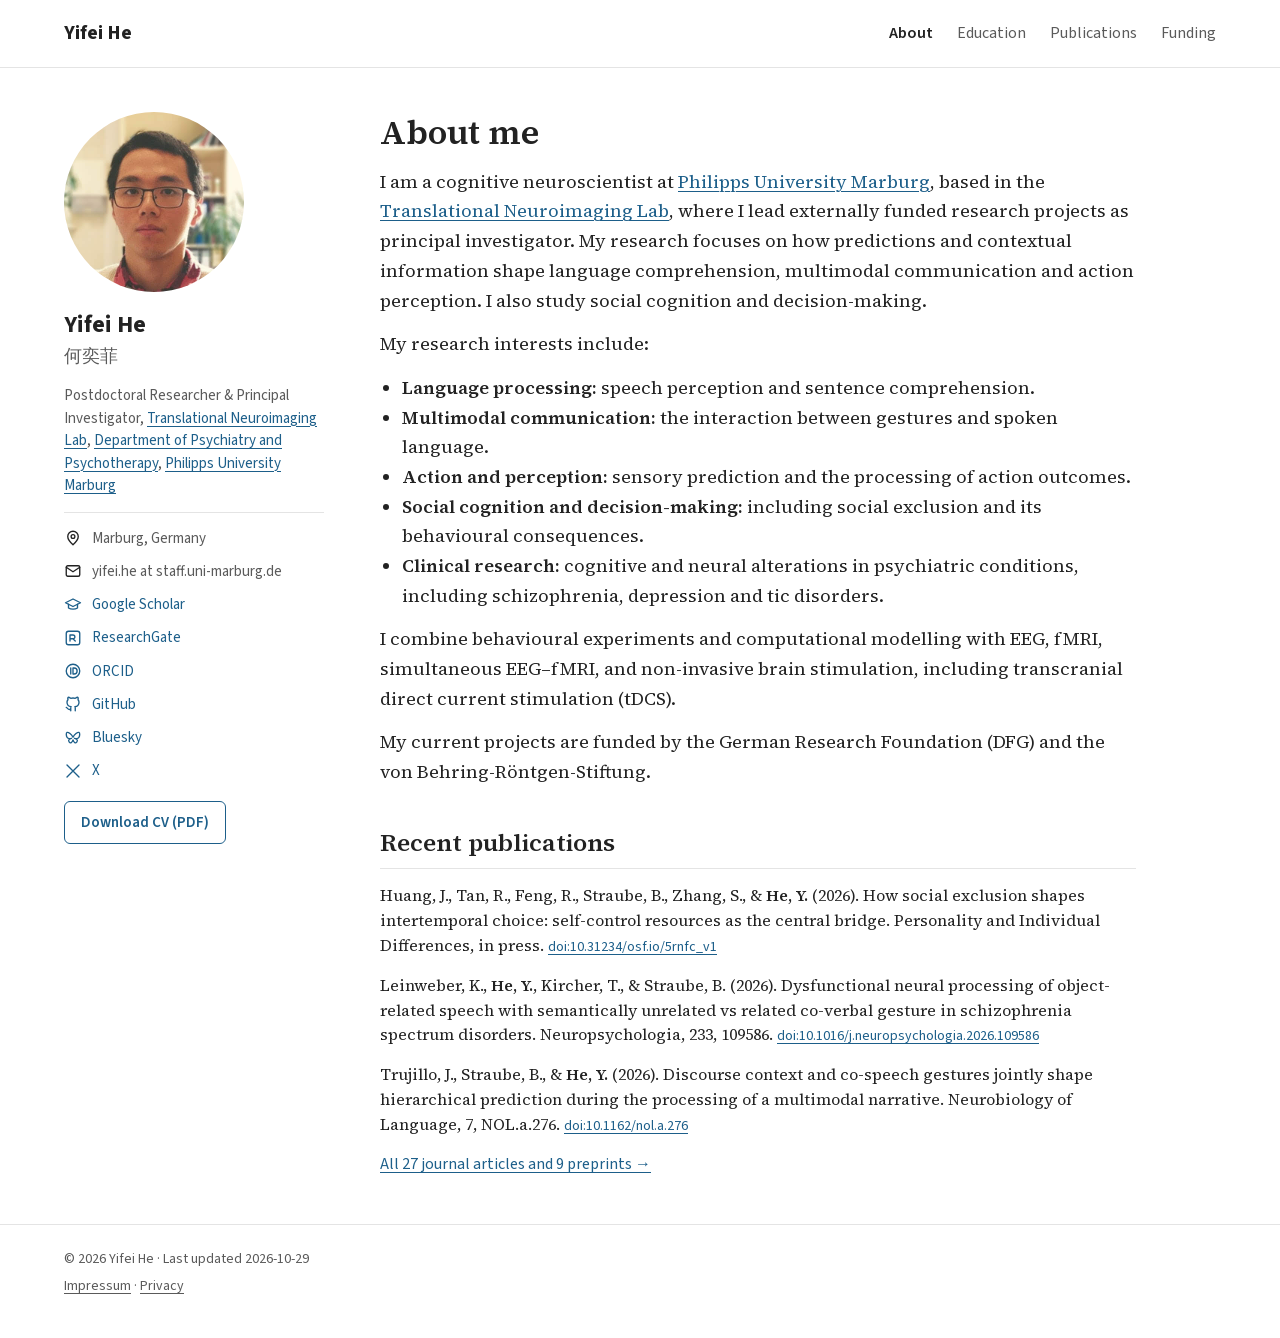
<file: index.html>
<!doctype html>
<html lang="en">
<head>
<meta charset="utf-8">
<meta name="viewport" content="width=device-width, initial-scale=1">
<title>Yifei He</title>
<meta name="description" content="Yifei He is a cognitive neuroscientist and principal investigator of externally funded projects at Philipps University Marburg, studying language, gesture, action perception and social cognition with EEG, fMRI, computational modelling and tDCS.">
<meta property="og:title" content="Yifei He">
<meta property="og:description" content="Yifei He is a cognitive neuroscientist and principal investigator of externally funded projects at Philipps University Marburg, studying language, gesture, action perception and social cognition with EEG, fMRI, computational modelling and tDCS.">
<meta property="og:type" content="website">
<link rel="stylesheet" href="fonts.css">
<link rel="stylesheet" href="style.css">
<link rel="icon" href="data:,">
</head>
<body>
<a class="skip" href="#main">Skip to content</a>
<header class="topbar">
  <a class="brand" href="index.html">Yifei He</a>
  <nav aria-label="Main">
    <a href="index.html" aria-current="page">About</a><a href="education.html">Education</a><a href="publications.html">Publications</a><a href="funding.html">Funding</a>
  </nav>
</header>
<div class="layout">
  <aside class="profile" aria-label="Profile">
    <img class="photo" src="profile.jpg" alt="Portrait of Yifei He" width="180" height="180">
    <div class="who">
      <p class="name">Yifei He</p>
      <p class="name-zh" lang="zh-Hans">何奕菲</p>
    </div>
    <p class="role">Postdoctoral Researcher &amp; Principal Investigator, <a href="https://tnm-lab.com/">Translational Neuroimaging Lab</a>, <a href="https://www.ukgm.de/ugm_2/deu/umr_psy/index.html">Department of Psychiatry and Psychotherapy</a>, <a href="https://www.uni-marburg.de/">Philipps University Marburg</a></p>
    <ul class="contact">
      <li><svg fill="none" stroke="currentColor" stroke-width="1.8" stroke-linecap="round" stroke-linejoin="round" aria-hidden="true" viewBox="0 0 24 24"><path d="M12 21s-7-6.2-7-11a7 7 0 0 1 14 0c0 4.8-7 11-7 11z"/><circle cx="12" cy="10" r="2.5"/></svg><span>Marburg, Germany</span></li>
      <li><svg fill="none" stroke="currentColor" stroke-width="1.8" stroke-linecap="round" stroke-linejoin="round" aria-hidden="true" viewBox="0 0 24 24"><rect x="3" y="5" width="18" height="14" rx="2"/><path d="M3 7l9 6 9-6"/></svg><span>yifei.he at staff.uni-marburg.de</span></li>
      <li><a href="https://scholar.google.com/citations?user=Pk7NVdcAAAAJ" rel="me noopener"><svg fill="none" stroke="currentColor" stroke-width="1.8" stroke-linecap="round" stroke-linejoin="round" aria-hidden="true" viewBox="0 0 24 24"><path d="M2 9l10-5 10 5-10 5z"/><path d="M6 11v5c3 2 9 2 12 0v-5"/></svg><span>Google Scholar</span></a></li>
      <li><a href="https://www.researchgate.net/profile/Yifei_He2" rel="me noopener"><svg fill="none" stroke="currentColor" stroke-width="1.8" stroke-linecap="round" stroke-linejoin="round" aria-hidden="true" viewBox="0 0 24 24"><rect x="3" y="3" width="18" height="18" rx="3"/><path d="M8 16V8h4a2.5 2.5 0 0 1 0 5H8m4 0l3 3"/></svg><span>ResearchGate</span></a></li>
      <li><a href="https://orcid.org/0000-0002-2826-4230" rel="me noopener"><svg fill="none" stroke="currentColor" stroke-width="1.8" stroke-linecap="round" stroke-linejoin="round" aria-hidden="true" viewBox="0 0 24 24"><circle cx="12" cy="12" r="9"/><path d="M9 8v8M12 8h1.5a4 4 0 0 1 0 8H12z"/></svg><span>ORCID</span></a></li>
      <li><a href="https://github.com/heyifei1984" rel="me noopener"><svg fill="none" stroke="currentColor" stroke-width="1.8" stroke-linecap="round" stroke-linejoin="round" aria-hidden="true" viewBox="0 0 24 24"><path d="M9 19c-4 1.5-4-2-6-2.5M15 21v-3.5c0-1 .1-1.4-.5-2 2.8-.3 5.5-1.4 5.5-6a4.6 4.6 0 0 0-1.3-3.2 4.2 4.2 0 0 0-.1-3.2s-1.1-.3-3.5 1.3a12 12 0 0 0-6.2 0C6.5 2.8 5.4 3.1 5.4 3.1a4.2 4.2 0 0 0-.1 3.2A4.6 4.6 0 0 0 4 9.5c0 4.6 2.7 5.7 5.5 6-.6.6-.6 1.2-.5 2V21"/></svg><span>GitHub</span></a></li>
      <li><a href="https://bsky.app/profile/yifeihe.bsky.social" rel="me noopener"><svg fill="none" stroke="currentColor" stroke-width="1.8" stroke-linecap="round" stroke-linejoin="round" aria-hidden="true" viewBox="0 0 24 24"><path d="M12 11C10 7 6 4 4 4.5 2.5 5 3 9 4 11s4 2 6 1.5C7 13 5 15 7 17.5s4 0 5-3c1 3 3 5.5 5 3s0-4.5-3-5c2 .5 5 .5 6-1.5s1.5-6 0-6.5C18 4 14 7 12 11z"/></svg><span>Bluesky</span></a></li>
      <li><a href="https://x.com/Yifei_He_CogNeu" rel="me noopener"><svg fill="none" stroke="currentColor" stroke-width="1.8" stroke-linecap="round" stroke-linejoin="round" aria-hidden="true" viewBox="0 0 24 24"><path d="M4 4l16 16M20 4L4 20"/></svg><span>X</span></a></li>
      
    </ul>
    <a class="cv-button" href="Yifei_He_CV.pdf" data-goatcounter-click="CV download" data-goatcounter-title="CV download">Download CV (PDF)</a>
  </aside>
  <main id="main">

<section>
  <h1>About me</h1>
  <p>I am a cognitive neuroscientist at <a href="https://www.uni-marburg.de/">Philipps University Marburg</a>, based in the <a href="https://tnm-lab.com/">Translational Neuroimaging Lab</a>, where I lead externally funded research projects as principal investigator. My research focuses on how predictions and contextual information shape language comprehension, multimodal communication and action perception. I also study social cognition and decision-making.</p>
  <p>My research interests include:</p>
  <ul class="topics">
    <li><strong>Language processing:</strong> speech perception and sentence comprehension.</li>
    <li><strong>Multimodal communication:</strong> the interaction between gestures and spoken language.</li>
    <li><strong>Action and perception:</strong> sensory prediction and the processing of action outcomes.</li>
    <li><strong>Social cognition and decision-making:</strong> including social exclusion and its behavioural consequences.</li>
    <li><strong>Clinical research:</strong> cognitive and neural alterations in psychiatric conditions, including schizophrenia, depression and tic disorders.</li>
    
  </ul>
  <p>I combine behavioural experiments and computational modelling with EEG, fMRI, simultaneous EEG–fMRI, and non-invasive brain stimulation, including transcranial direct current stimulation (tDCS).</p>
  <p>My current projects are funded by the German Research Foundation (DFG) and the von Behring-Röntgen-Stiftung.</p>
</section>
<section>
  <h2>Recent publications</h2>
  
  <p class="pub">Huang, J., Tan, R., Feng, R., Straube, B., Zhang, S., &amp; <strong>He, Y.</strong> (2026). How social exclusion shapes intertemporal choice: self-control resources as the central bridge. Personality and Individual Differences, in press. <a class="doi" href="https://doi.org/10.31234/osf.io/5rnfc_v1">doi:10.31234/osf.io/5rnfc_v1</a></p>
<p class="pub">Leinweber, K., <strong>He, Y.</strong>, Kircher, T., &amp; Straube, B. (2026). Dysfunctional neural processing of object-related speech with semantically unrelated vs related co-verbal gesture in schizophrenia spectrum disorders. Neuropsychologia, 233, 109586. <a class="doi" href="https://doi.org/10.1016/j.neuropsychologia.2026.109586">doi:10.1016/j.neuropsychologia.2026.109586</a></p>
<p class="pub">Trujillo, J., Straube, B., &amp; <strong>He, Y.</strong> (2026). Discourse context and co-speech gestures jointly shape hierarchical prediction during the processing of a multimodal narrative. Neurobiology of Language, 7, NOL.a.276. <a class="doi" href="https://doi.org/10.1162/nol.a.276">doi:10.1162/nol.a.276</a></p>

  <p class="more"><a href="publications.html">All 27 journal articles and 9 preprints →</a></p>
</section>

  </main>
</div>
<footer class="foot">
  <p>© 2026 Yifei He · Last updated 2026-10-29</p>
  <p class="legal"><a href="impressum.html">Impressum</a> · <a href="privacy.html">Privacy</a></p>
</footer>
<script data-goatcounter="https://heyifei1984.goatcounter.com/count" async src="//gc.zgo.at/count.js"></script>
</body>
</html>
</file>
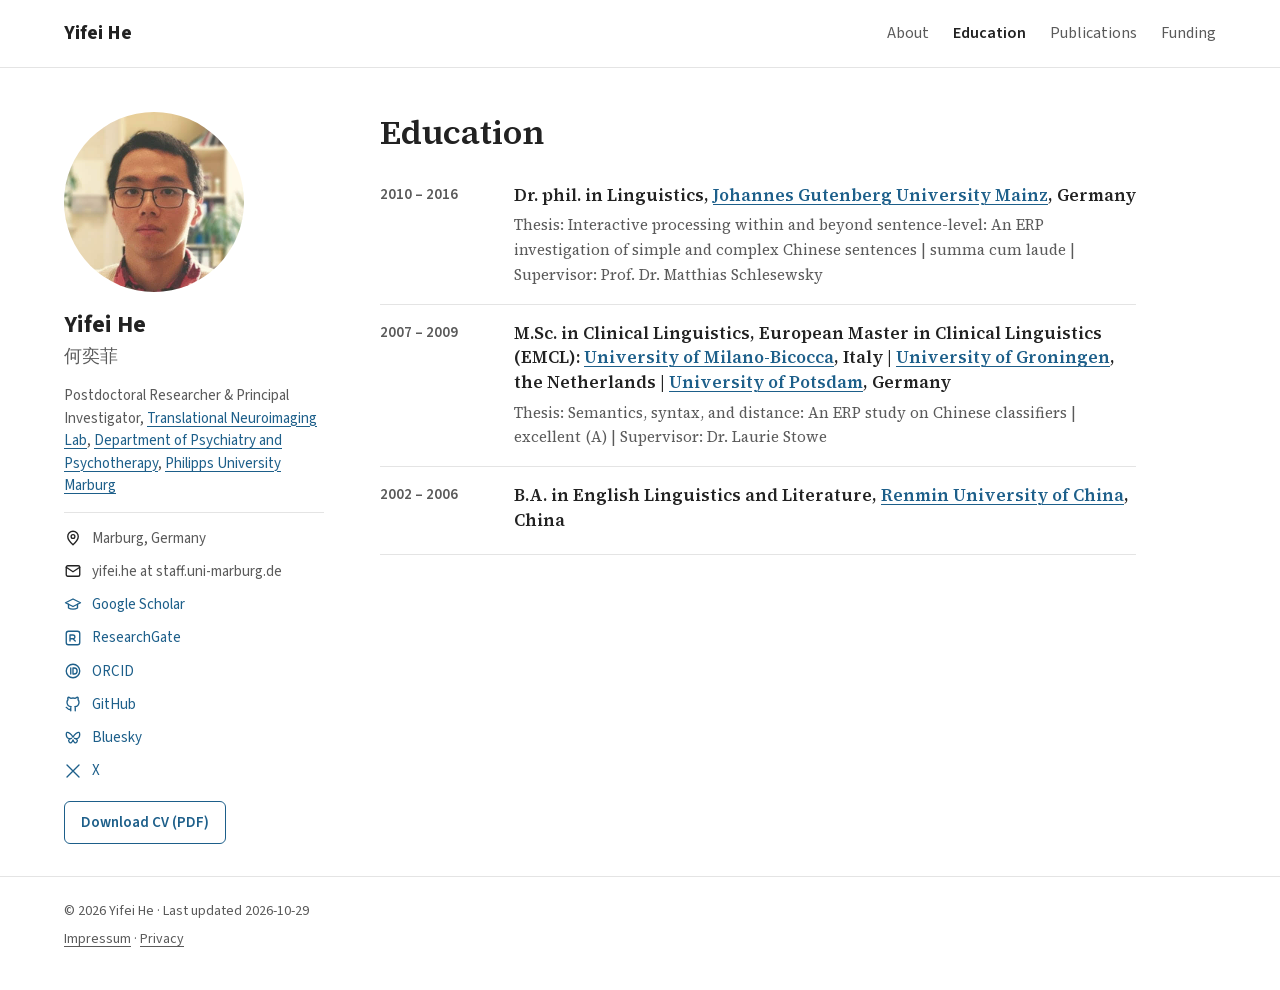
<file: education.html>
<!doctype html>
<html lang="en">
<head>
<meta charset="utf-8">
<meta name="viewport" content="width=device-width, initial-scale=1">
<title>Education · Yifei He</title>
<meta name="description" content="Yifei He is a cognitive neuroscientist and principal investigator of externally funded projects at Philipps University Marburg, studying language, gesture, action perception and social cognition with EEG, fMRI, computational modelling and tDCS.">
<meta property="og:title" content="Yifei He · Education">
<meta property="og:description" content="Yifei He is a cognitive neuroscientist and principal investigator of externally funded projects at Philipps University Marburg, studying language, gesture, action perception and social cognition with EEG, fMRI, computational modelling and tDCS.">
<meta property="og:type" content="website">
<link rel="stylesheet" href="fonts.css">
<link rel="stylesheet" href="style.css">
<link rel="icon" href="data:,">
</head>
<body>
<a class="skip" href="#main">Skip to content</a>
<header class="topbar">
  <a class="brand" href="index.html">Yifei He</a>
  <nav aria-label="Main">
    <a href="index.html">About</a><a href="education.html" aria-current="page">Education</a><a href="publications.html">Publications</a><a href="funding.html">Funding</a>
  </nav>
</header>
<div class="layout">
  <aside class="profile" aria-label="Profile">
    <img class="photo" src="profile.jpg" alt="Portrait of Yifei He" width="180" height="180">
    <div class="who">
      <p class="name">Yifei He</p>
      <p class="name-zh" lang="zh-Hans">何奕菲</p>
    </div>
    <p class="role">Postdoctoral Researcher &amp; Principal Investigator, <a href="https://tnm-lab.com/">Translational Neuroimaging Lab</a>, <a href="https://www.ukgm.de/ugm_2/deu/umr_psy/index.html">Department of Psychiatry and Psychotherapy</a>, <a href="https://www.uni-marburg.de/">Philipps University Marburg</a></p>
    <ul class="contact">
      <li><svg fill="none" stroke="currentColor" stroke-width="1.8" stroke-linecap="round" stroke-linejoin="round" aria-hidden="true" viewBox="0 0 24 24"><path d="M12 21s-7-6.2-7-11a7 7 0 0 1 14 0c0 4.8-7 11-7 11z"/><circle cx="12" cy="10" r="2.5"/></svg><span>Marburg, Germany</span></li>
      <li><svg fill="none" stroke="currentColor" stroke-width="1.8" stroke-linecap="round" stroke-linejoin="round" aria-hidden="true" viewBox="0 0 24 24"><rect x="3" y="5" width="18" height="14" rx="2"/><path d="M3 7l9 6 9-6"/></svg><span>yifei.he at staff.uni-marburg.de</span></li>
      <li><a href="https://scholar.google.com/citations?user=Pk7NVdcAAAAJ" rel="me noopener"><svg fill="none" stroke="currentColor" stroke-width="1.8" stroke-linecap="round" stroke-linejoin="round" aria-hidden="true" viewBox="0 0 24 24"><path d="M2 9l10-5 10 5-10 5z"/><path d="M6 11v5c3 2 9 2 12 0v-5"/></svg><span>Google Scholar</span></a></li>
      <li><a href="https://www.researchgate.net/profile/Yifei_He2" rel="me noopener"><svg fill="none" stroke="currentColor" stroke-width="1.8" stroke-linecap="round" stroke-linejoin="round" aria-hidden="true" viewBox="0 0 24 24"><rect x="3" y="3" width="18" height="18" rx="3"/><path d="M8 16V8h4a2.5 2.5 0 0 1 0 5H8m4 0l3 3"/></svg><span>ResearchGate</span></a></li>
      <li><a href="https://orcid.org/0000-0002-2826-4230" rel="me noopener"><svg fill="none" stroke="currentColor" stroke-width="1.8" stroke-linecap="round" stroke-linejoin="round" aria-hidden="true" viewBox="0 0 24 24"><circle cx="12" cy="12" r="9"/><path d="M9 8v8M12 8h1.5a4 4 0 0 1 0 8H12z"/></svg><span>ORCID</span></a></li>
      <li><a href="https://github.com/heyifei1984" rel="me noopener"><svg fill="none" stroke="currentColor" stroke-width="1.8" stroke-linecap="round" stroke-linejoin="round" aria-hidden="true" viewBox="0 0 24 24"><path d="M9 19c-4 1.5-4-2-6-2.5M15 21v-3.5c0-1 .1-1.4-.5-2 2.8-.3 5.5-1.4 5.5-6a4.6 4.6 0 0 0-1.3-3.2 4.2 4.2 0 0 0-.1-3.2s-1.1-.3-3.5 1.3a12 12 0 0 0-6.2 0C6.5 2.8 5.4 3.1 5.4 3.1a4.2 4.2 0 0 0-.1 3.2A4.6 4.6 0 0 0 4 9.5c0 4.6 2.7 5.7 5.5 6-.6.6-.6 1.2-.5 2V21"/></svg><span>GitHub</span></a></li>
      <li><a href="https://bsky.app/profile/yifeihe.bsky.social" rel="me noopener"><svg fill="none" stroke="currentColor" stroke-width="1.8" stroke-linecap="round" stroke-linejoin="round" aria-hidden="true" viewBox="0 0 24 24"><path d="M12 11C10 7 6 4 4 4.5 2.5 5 3 9 4 11s4 2 6 1.5C7 13 5 15 7 17.5s4 0 5-3c1 3 3 5.5 5 3s0-4.5-3-5c2 .5 5 .5 6-1.5s1.5-6 0-6.5C18 4 14 7 12 11z"/></svg><span>Bluesky</span></a></li>
      <li><a href="https://x.com/Yifei_He_CogNeu" rel="me noopener"><svg fill="none" stroke="currentColor" stroke-width="1.8" stroke-linecap="round" stroke-linejoin="round" aria-hidden="true" viewBox="0 0 24 24"><path d="M4 4l16 16M20 4L4 20"/></svg><span>X</span></a></li>
      
    </ul>
    <a class="cv-button" href="Yifei_He_CV.pdf" data-goatcounter-click="CV download" data-goatcounter-title="CV download">Download CV (PDF)</a>
  </aside>
  <main id="main">

<h1>Education</h1>
<section class="grants">
  
  <div class="grant">
    <p class="period">2010 – 2016</p>
    <div>
      <p class="grant-title"><strong>Dr. phil. in Linguistics, <a href="https://www.uni-mainz.de/">Johannes Gutenberg University Mainz</a>, Germany</strong></p>
      <p class="grant-detail">Thesis: Interactive processing within and beyond sentence-level: An ERP investigation of simple and complex Chinese sentences | summa cum laude | Supervisor: Prof. Dr. Matthias Schlesewsky</p>
    </div>
  </div>
  
  <div class="grant">
    <p class="period">2007 – 2009</p>
    <div>
      <p class="grant-title"><strong>M.Sc. in Clinical Linguistics, European Master in Clinical Linguistics (EMCL): <a href="https://www.unimib.it/">University of Milano-Bicocca</a>, Italy | <a href="https://www.rug.nl/">University of Groningen</a>, the Netherlands | <a href="https://www.uni-potsdam.de/">University of Potsdam</a>, Germany</strong></p>
      <p class="grant-detail">Thesis: Semantics, syntax, and distance: An ERP study on Chinese classifiers | excellent (A) | Supervisor: Dr. Laurie Stowe</p>
    </div>
  </div>
  
  <div class="grant">
    <p class="period">2002 – 2006</p>
    <div>
      <p class="grant-title"><strong>B.A. in English Linguistics and Literature, <a href="https://en.ruc.edu.cn/">Renmin University of China</a>, China</strong></p>
      
    </div>
  </div>
  
</section>

  </main>
</div>
<footer class="foot">
  <p>© 2026 Yifei He · Last updated 2026-10-29</p>
  <p class="legal"><a href="impressum.html">Impressum</a> · <a href="privacy.html">Privacy</a></p>
</footer>
<script data-goatcounter="https://heyifei1984.goatcounter.com/count" async src="//gc.zgo.at/count.js"></script>
</body>
</html>
</file>
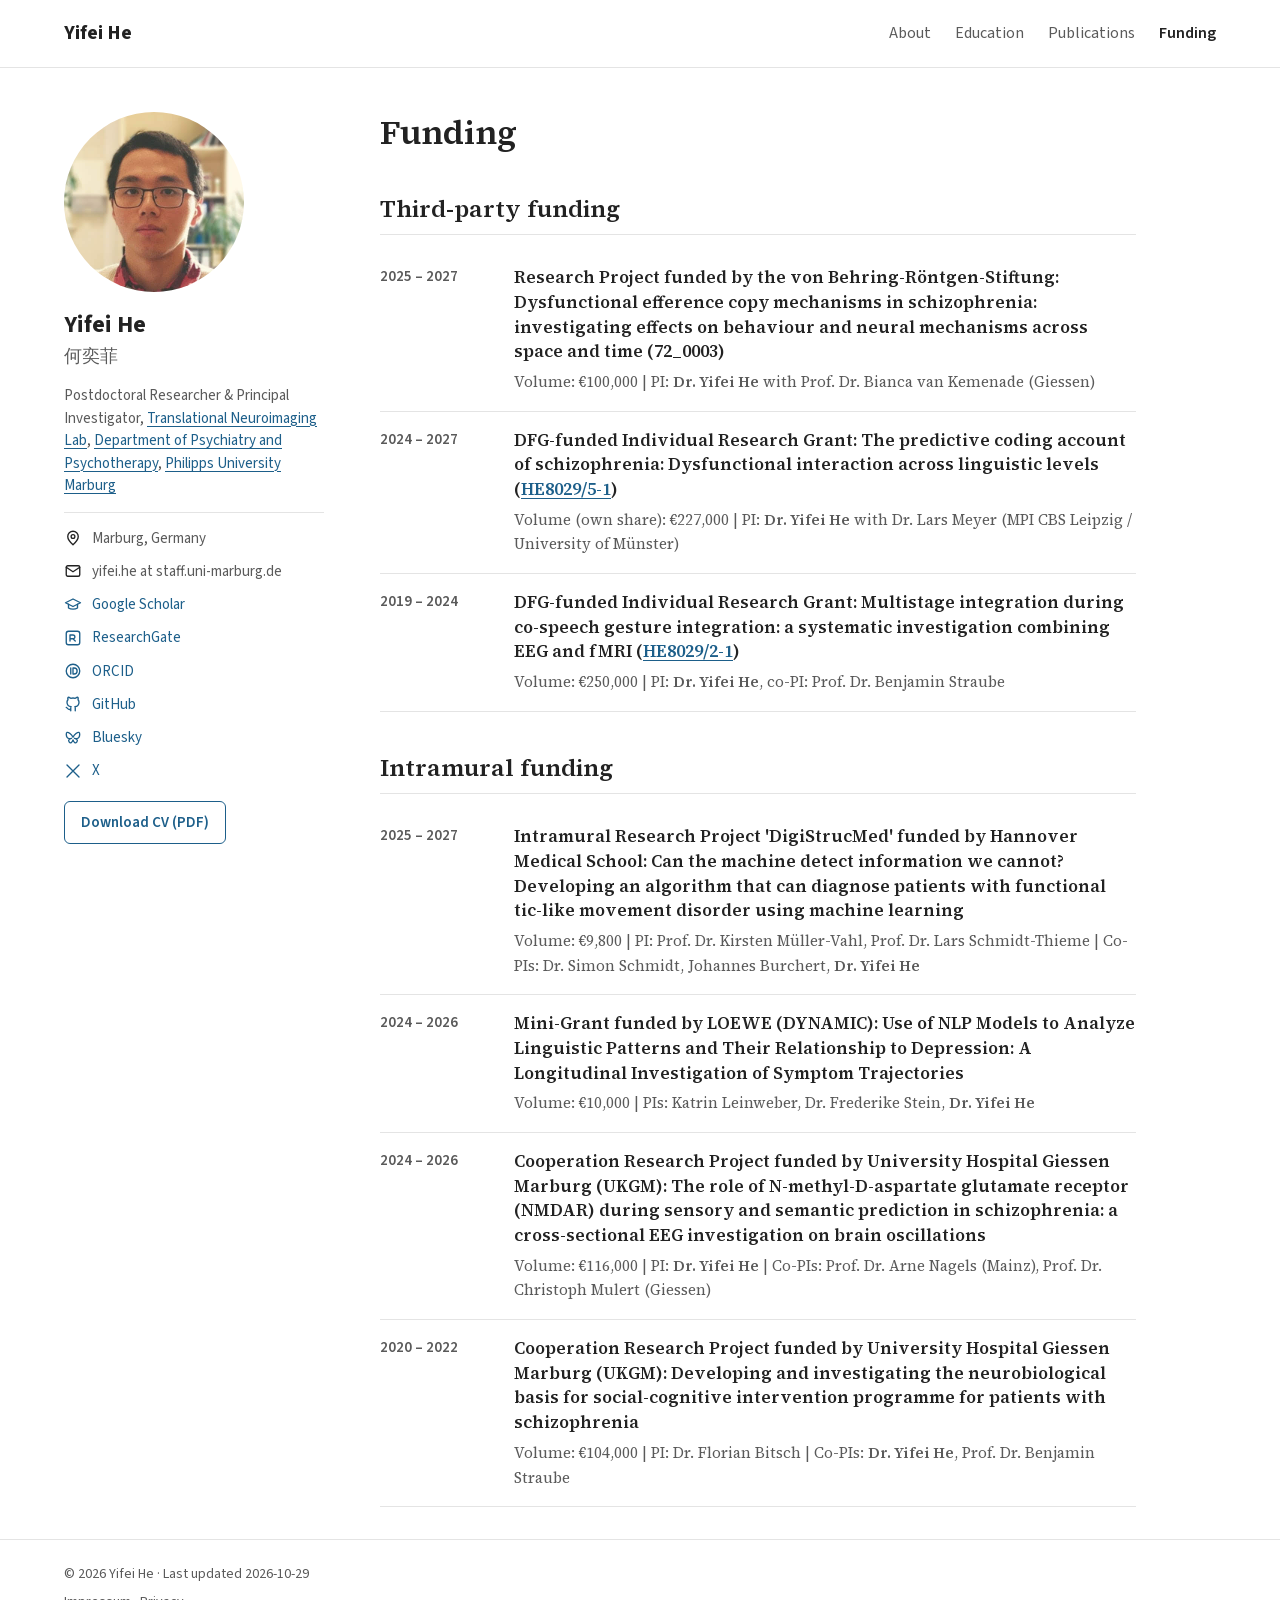
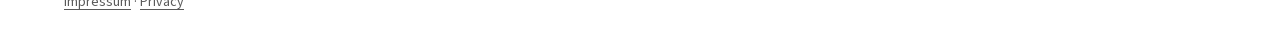
<file: funding.html>
<!doctype html>
<html lang="en">
<head>
<meta charset="utf-8">
<meta name="viewport" content="width=device-width, initial-scale=1">
<title>Funding · Yifei He</title>
<meta name="description" content="Yifei He is a cognitive neuroscientist and principal investigator of externally funded projects at Philipps University Marburg, studying language, gesture, action perception and social cognition with EEG, fMRI, computational modelling and tDCS.">
<meta property="og:title" content="Yifei He · Funding">
<meta property="og:description" content="Yifei He is a cognitive neuroscientist and principal investigator of externally funded projects at Philipps University Marburg, studying language, gesture, action perception and social cognition with EEG, fMRI, computational modelling and tDCS.">
<meta property="og:type" content="website">
<link rel="stylesheet" href="fonts.css">
<link rel="stylesheet" href="style.css">
<link rel="icon" href="data:,">
</head>
<body>
<a class="skip" href="#main">Skip to content</a>
<header class="topbar">
  <a class="brand" href="index.html">Yifei He</a>
  <nav aria-label="Main">
    <a href="index.html">About</a><a href="education.html">Education</a><a href="publications.html">Publications</a><a href="funding.html" aria-current="page">Funding</a>
  </nav>
</header>
<div class="layout">
  <aside class="profile" aria-label="Profile">
    <img class="photo" src="profile.jpg" alt="Portrait of Yifei He" width="180" height="180">
    <div class="who">
      <p class="name">Yifei He</p>
      <p class="name-zh" lang="zh-Hans">何奕菲</p>
    </div>
    <p class="role">Postdoctoral Researcher &amp; Principal Investigator, <a href="https://tnm-lab.com/">Translational Neuroimaging Lab</a>, <a href="https://www.ukgm.de/ugm_2/deu/umr_psy/index.html">Department of Psychiatry and Psychotherapy</a>, <a href="https://www.uni-marburg.de/">Philipps University Marburg</a></p>
    <ul class="contact">
      <li><svg fill="none" stroke="currentColor" stroke-width="1.8" stroke-linecap="round" stroke-linejoin="round" aria-hidden="true" viewBox="0 0 24 24"><path d="M12 21s-7-6.2-7-11a7 7 0 0 1 14 0c0 4.8-7 11-7 11z"/><circle cx="12" cy="10" r="2.5"/></svg><span>Marburg, Germany</span></li>
      <li><svg fill="none" stroke="currentColor" stroke-width="1.8" stroke-linecap="round" stroke-linejoin="round" aria-hidden="true" viewBox="0 0 24 24"><rect x="3" y="5" width="18" height="14" rx="2"/><path d="M3 7l9 6 9-6"/></svg><span>yifei.he at staff.uni-marburg.de</span></li>
      <li><a href="https://scholar.google.com/citations?user=Pk7NVdcAAAAJ" rel="me noopener"><svg fill="none" stroke="currentColor" stroke-width="1.8" stroke-linecap="round" stroke-linejoin="round" aria-hidden="true" viewBox="0 0 24 24"><path d="M2 9l10-5 10 5-10 5z"/><path d="M6 11v5c3 2 9 2 12 0v-5"/></svg><span>Google Scholar</span></a></li>
      <li><a href="https://www.researchgate.net/profile/Yifei_He2" rel="me noopener"><svg fill="none" stroke="currentColor" stroke-width="1.8" stroke-linecap="round" stroke-linejoin="round" aria-hidden="true" viewBox="0 0 24 24"><rect x="3" y="3" width="18" height="18" rx="3"/><path d="M8 16V8h4a2.5 2.5 0 0 1 0 5H8m4 0l3 3"/></svg><span>ResearchGate</span></a></li>
      <li><a href="https://orcid.org/0000-0002-2826-4230" rel="me noopener"><svg fill="none" stroke="currentColor" stroke-width="1.8" stroke-linecap="round" stroke-linejoin="round" aria-hidden="true" viewBox="0 0 24 24"><circle cx="12" cy="12" r="9"/><path d="M9 8v8M12 8h1.5a4 4 0 0 1 0 8H12z"/></svg><span>ORCID</span></a></li>
      <li><a href="https://github.com/heyifei1984" rel="me noopener"><svg fill="none" stroke="currentColor" stroke-width="1.8" stroke-linecap="round" stroke-linejoin="round" aria-hidden="true" viewBox="0 0 24 24"><path d="M9 19c-4 1.5-4-2-6-2.5M15 21v-3.5c0-1 .1-1.4-.5-2 2.8-.3 5.5-1.4 5.5-6a4.6 4.6 0 0 0-1.3-3.2 4.2 4.2 0 0 0-.1-3.2s-1.1-.3-3.5 1.3a12 12 0 0 0-6.2 0C6.5 2.8 5.4 3.1 5.4 3.1a4.2 4.2 0 0 0-.1 3.2A4.6 4.6 0 0 0 4 9.5c0 4.6 2.7 5.7 5.5 6-.6.6-.6 1.2-.5 2V21"/></svg><span>GitHub</span></a></li>
      <li><a href="https://bsky.app/profile/yifeihe.bsky.social" rel="me noopener"><svg fill="none" stroke="currentColor" stroke-width="1.8" stroke-linecap="round" stroke-linejoin="round" aria-hidden="true" viewBox="0 0 24 24"><path d="M12 11C10 7 6 4 4 4.5 2.5 5 3 9 4 11s4 2 6 1.5C7 13 5 15 7 17.5s4 0 5-3c1 3 3 5.5 5 3s0-4.5-3-5c2 .5 5 .5 6-1.5s1.5-6 0-6.5C18 4 14 7 12 11z"/></svg><span>Bluesky</span></a></li>
      <li><a href="https://x.com/Yifei_He_CogNeu" rel="me noopener"><svg fill="none" stroke="currentColor" stroke-width="1.8" stroke-linecap="round" stroke-linejoin="round" aria-hidden="true" viewBox="0 0 24 24"><path d="M4 4l16 16M20 4L4 20"/></svg><span>X</span></a></li>
      
    </ul>
    <a class="cv-button" href="Yifei_He_CV.pdf" data-goatcounter-click="CV download" data-goatcounter-title="CV download">Download CV (PDF)</a>
  </aside>
  <main id="main">

<h1>Funding</h1>
<h2 id="third-party">Third-party funding</h2>

<section class="grants">
  
  <div class="grant">
    <p class="period">2025 – 2027</p>
    <div>
      <p class="grant-title"><strong>Research Project funded by the von Behring-Röntgen-Stiftung: Dysfunctional efference copy mechanisms in schizophrenia: investigating effects on behaviour and neural mechanisms across space and time (72_0003)</strong></p>
      <p class="grant-detail">Volume: €100,000 | PI: <strong>Dr. Yifei He</strong> with Prof. Dr. Bianca van Kemenade (Giessen)</p>
    </div>
  </div>
  
  <div class="grant">
    <p class="period">2024 – 2027</p>
    <div>
      <p class="grant-title"><strong>DFG-funded Individual Research Grant: The predictive coding account of schizophrenia: Dysfunctional interaction across linguistic levels (<a href="https://gepris.dfg.de/project/529614204">HE8029/5-1</a>)</strong></p>
      <p class="grant-detail">Volume (own share): €227,000 | PI: <strong>Dr. Yifei He</strong> with Dr. Lars Meyer (MPI CBS Leipzig / University of Münster)</p>
    </div>
  </div>
  
  <div class="grant">
    <p class="period">2019 – 2024</p>
    <div>
      <p class="grant-title"><strong>DFG-funded Individual Research Grant: Multistage integration during co-speech gesture integration: a systematic investigation combining EEG and fMRI (<a href="https://gepris.dfg.de/project/430897432">HE8029/2-1</a>)</strong></p>
      <p class="grant-detail">Volume: €250,000 | PI: <strong>Dr. Yifei He</strong>, co-PI: Prof. Dr. Benjamin Straube</p>
    </div>
  </div>
  
</section>

<h2 id="intramural">Intramural funding</h2>

<section class="grants">
  
  <div class="grant">
    <p class="period">2025 – 2027</p>
    <div>
      <p class="grant-title"><strong>Intramural Research Project 'DigiStrucMed' funded by Hannover Medical School: Can the machine detect information we cannot? Developing an algorithm that can diagnose patients with functional tic-like movement disorder using machine learning</strong></p>
      <p class="grant-detail">Volume: €9,800 | PI: Prof. Dr. Kirsten Müller-Vahl, Prof. Dr. Lars Schmidt-Thieme | Co-PIs: Dr. Simon Schmidt, Johannes Burchert, <strong>Dr. Yifei He</strong></p>
    </div>
  </div>
  
  <div class="grant">
    <p class="period">2024 – 2026</p>
    <div>
      <p class="grant-title"><strong>Mini-Grant funded by LOEWE (DYNAMIC): Use of NLP Models to Analyze Linguistic Patterns and Their Relationship to Depression: A Longitudinal Investigation of Symptom Trajectories</strong></p>
      <p class="grant-detail">Volume: €10,000 | PIs: Katrin Leinweber, Dr. Frederike Stein, <strong>Dr. Yifei He</strong></p>
    </div>
  </div>
  
  <div class="grant">
    <p class="period">2024 – 2026</p>
    <div>
      <p class="grant-title"><strong>Cooperation Research Project funded by University Hospital Giessen Marburg (UKGM): The role of N-methyl-D-aspartate glutamate receptor (NMDAR) during sensory and semantic prediction in schizophrenia: a cross-sectional EEG investigation on brain oscillations</strong></p>
      <p class="grant-detail">Volume: €116,000 | PI: <strong>Dr. Yifei He</strong> | Co-PIs: Prof. Dr. Arne Nagels (Mainz), Prof. Dr. Christoph Mulert (Giessen)</p>
    </div>
  </div>
  
  <div class="grant">
    <p class="period">2020 – 2022</p>
    <div>
      <p class="grant-title"><strong>Cooperation Research Project funded by University Hospital Giessen Marburg (UKGM): Developing and investigating the neurobiological basis for social-cognitive intervention programme for patients with schizophrenia</strong></p>
      <p class="grant-detail">Volume: €104,000 | PI: Dr. Florian Bitsch | Co-PIs: <strong>Dr. Yifei He</strong>, Prof. Dr. Benjamin Straube</p>
    </div>
  </div>
  
</section>


  </main>
</div>
<footer class="foot">
  <p>© 2026 Yifei He · Last updated 2026-10-29</p>
  <p class="legal"><a href="impressum.html">Impressum</a> · <a href="privacy.html">Privacy</a></p>
</footer>
<script data-goatcounter="https://heyifei1984.goatcounter.com/count" async src="//gc.zgo.at/count.js"></script>
</body>
</html>
</file>
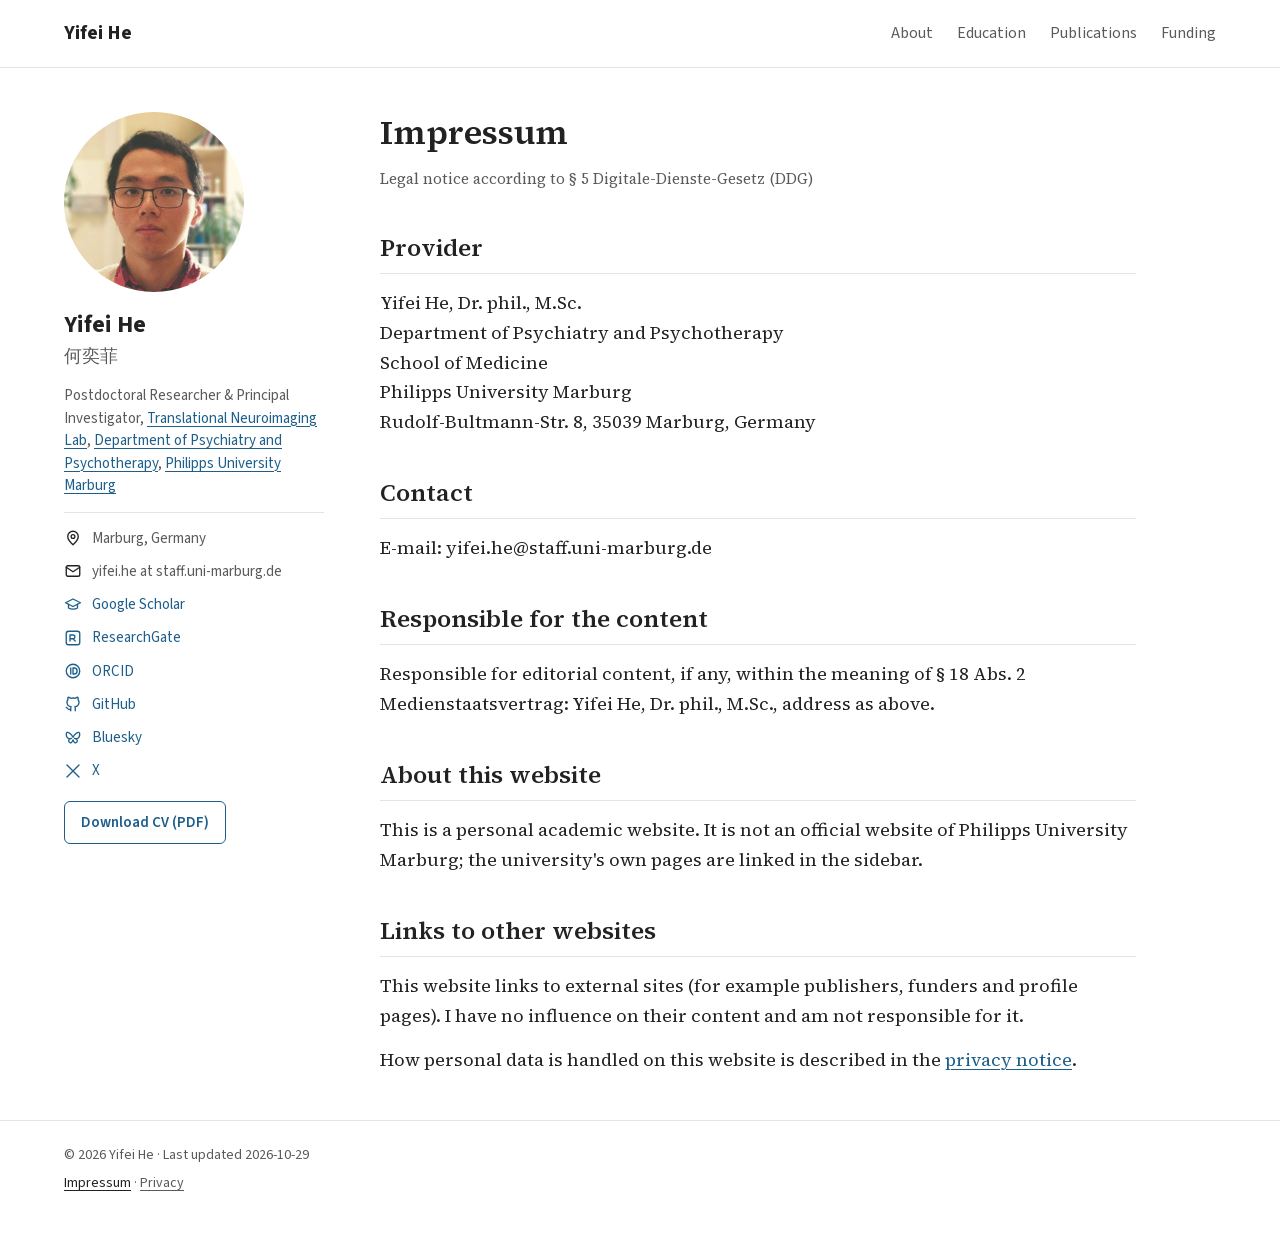
<file: impressum.html>
<!doctype html>
<html lang="en">
<head>
<meta charset="utf-8">
<meta name="viewport" content="width=device-width, initial-scale=1">
<title>Impressum · Yifei He</title>
<meta name="description" content="Yifei He is a cognitive neuroscientist and principal investigator of externally funded projects at Philipps University Marburg, studying language, gesture, action perception and social cognition with EEG, fMRI, computational modelling and tDCS.">
<meta property="og:title" content="Yifei He · Impressum">
<meta property="og:description" content="Yifei He is a cognitive neuroscientist and principal investigator of externally funded projects at Philipps University Marburg, studying language, gesture, action perception and social cognition with EEG, fMRI, computational modelling and tDCS.">
<meta property="og:type" content="website">
<link rel="stylesheet" href="fonts.css">
<link rel="stylesheet" href="style.css">
<link rel="icon" href="data:,">
</head>
<body>
<a class="skip" href="#main">Skip to content</a>
<header class="topbar">
  <a class="brand" href="index.html">Yifei He</a>
  <nav aria-label="Main">
    <a href="index.html">About</a><a href="education.html">Education</a><a href="publications.html">Publications</a><a href="funding.html">Funding</a>
  </nav>
</header>
<div class="layout">
  <aside class="profile" aria-label="Profile">
    <img class="photo" src="profile.jpg" alt="Portrait of Yifei He" width="180" height="180">
    <div class="who">
      <p class="name">Yifei He</p>
      <p class="name-zh" lang="zh-Hans">何奕菲</p>
    </div>
    <p class="role">Postdoctoral Researcher &amp; Principal Investigator, <a href="https://tnm-lab.com/">Translational Neuroimaging Lab</a>, <a href="https://www.ukgm.de/ugm_2/deu/umr_psy/index.html">Department of Psychiatry and Psychotherapy</a>, <a href="https://www.uni-marburg.de/">Philipps University Marburg</a></p>
    <ul class="contact">
      <li><svg fill="none" stroke="currentColor" stroke-width="1.8" stroke-linecap="round" stroke-linejoin="round" aria-hidden="true" viewBox="0 0 24 24"><path d="M12 21s-7-6.2-7-11a7 7 0 0 1 14 0c0 4.8-7 11-7 11z"/><circle cx="12" cy="10" r="2.5"/></svg><span>Marburg, Germany</span></li>
      <li><svg fill="none" stroke="currentColor" stroke-width="1.8" stroke-linecap="round" stroke-linejoin="round" aria-hidden="true" viewBox="0 0 24 24"><rect x="3" y="5" width="18" height="14" rx="2"/><path d="M3 7l9 6 9-6"/></svg><span>yifei.he at staff.uni-marburg.de</span></li>
      <li><a href="https://scholar.google.com/citations?user=Pk7NVdcAAAAJ" rel="me noopener"><svg fill="none" stroke="currentColor" stroke-width="1.8" stroke-linecap="round" stroke-linejoin="round" aria-hidden="true" viewBox="0 0 24 24"><path d="M2 9l10-5 10 5-10 5z"/><path d="M6 11v5c3 2 9 2 12 0v-5"/></svg><span>Google Scholar</span></a></li>
      <li><a href="https://www.researchgate.net/profile/Yifei_He2" rel="me noopener"><svg fill="none" stroke="currentColor" stroke-width="1.8" stroke-linecap="round" stroke-linejoin="round" aria-hidden="true" viewBox="0 0 24 24"><rect x="3" y="3" width="18" height="18" rx="3"/><path d="M8 16V8h4a2.5 2.5 0 0 1 0 5H8m4 0l3 3"/></svg><span>ResearchGate</span></a></li>
      <li><a href="https://orcid.org/0000-0002-2826-4230" rel="me noopener"><svg fill="none" stroke="currentColor" stroke-width="1.8" stroke-linecap="round" stroke-linejoin="round" aria-hidden="true" viewBox="0 0 24 24"><circle cx="12" cy="12" r="9"/><path d="M9 8v8M12 8h1.5a4 4 0 0 1 0 8H12z"/></svg><span>ORCID</span></a></li>
      <li><a href="https://github.com/heyifei1984" rel="me noopener"><svg fill="none" stroke="currentColor" stroke-width="1.8" stroke-linecap="round" stroke-linejoin="round" aria-hidden="true" viewBox="0 0 24 24"><path d="M9 19c-4 1.5-4-2-6-2.5M15 21v-3.5c0-1 .1-1.4-.5-2 2.8-.3 5.5-1.4 5.5-6a4.6 4.6 0 0 0-1.3-3.2 4.2 4.2 0 0 0-.1-3.2s-1.1-.3-3.5 1.3a12 12 0 0 0-6.2 0C6.5 2.8 5.4 3.1 5.4 3.1a4.2 4.2 0 0 0-.1 3.2A4.6 4.6 0 0 0 4 9.5c0 4.6 2.7 5.7 5.5 6-.6.6-.6 1.2-.5 2V21"/></svg><span>GitHub</span></a></li>
      <li><a href="https://bsky.app/profile/yifeihe.bsky.social" rel="me noopener"><svg fill="none" stroke="currentColor" stroke-width="1.8" stroke-linecap="round" stroke-linejoin="round" aria-hidden="true" viewBox="0 0 24 24"><path d="M12 11C10 7 6 4 4 4.5 2.5 5 3 9 4 11s4 2 6 1.5C7 13 5 15 7 17.5s4 0 5-3c1 3 3 5.5 5 3s0-4.5-3-5c2 .5 5 .5 6-1.5s1.5-6 0-6.5C18 4 14 7 12 11z"/></svg><span>Bluesky</span></a></li>
      <li><a href="https://x.com/Yifei_He_CogNeu" rel="me noopener"><svg fill="none" stroke="currentColor" stroke-width="1.8" stroke-linecap="round" stroke-linejoin="round" aria-hidden="true" viewBox="0 0 24 24"><path d="M4 4l16 16M20 4L4 20"/></svg><span>X</span></a></li>
      
    </ul>
    <a class="cv-button" href="Yifei_He_CV.pdf" data-goatcounter-click="CV download" data-goatcounter-title="CV download">Download CV (PDF)</a>
  </aside>
  <main id="main">

<h1>Impressum</h1>
<p class="note">Legal notice according to § 5 Digitale-Dienste-Gesetz (DDG)</p>
<h2>Provider</h2>
<address>
  Yifei He, Dr. phil., M.Sc.<br>
  Department of Psychiatry and Psychotherapy<br>
  School of Medicine<br>
  Philipps University Marburg<br>
  Rudolf-Bultmann-Str. 8, 35039 Marburg, Germany
  
</address>
<h2>Contact</h2>
<p>E-mail: yifei.he&#64;staff.uni-marburg.de</p>
<h2>Responsible for the content</h2>
<p>Responsible for editorial content, if any, within the meaning of § 18 Abs. 2 Medienstaatsvertrag: Yifei He, Dr. phil., M.Sc., address as above.</p>
<h2>About this website</h2>
<p>This is a personal academic website. It is not an official website of Philipps University Marburg; the university's own pages are linked in the sidebar.</p>
<h2>Links to other websites</h2>
<p>This website links to external sites (for example publishers, funders and profile pages). I have no influence on their content and am not responsible for it.</p>
<p>How personal data is handled on this website is described in the <a href="privacy.html">privacy notice</a>.</p>

  </main>
</div>
<footer class="foot">
  <p>© 2026 Yifei He · Last updated 2026-10-29</p>
  <p class="legal"><a href="impressum.html" aria-current="page">Impressum</a> · <a href="privacy.html">Privacy</a></p>
</footer>
<script data-goatcounter="https://heyifei1984.goatcounter.com/count" async src="//gc.zgo.at/count.js"></script>
</body>
</html>
</file>
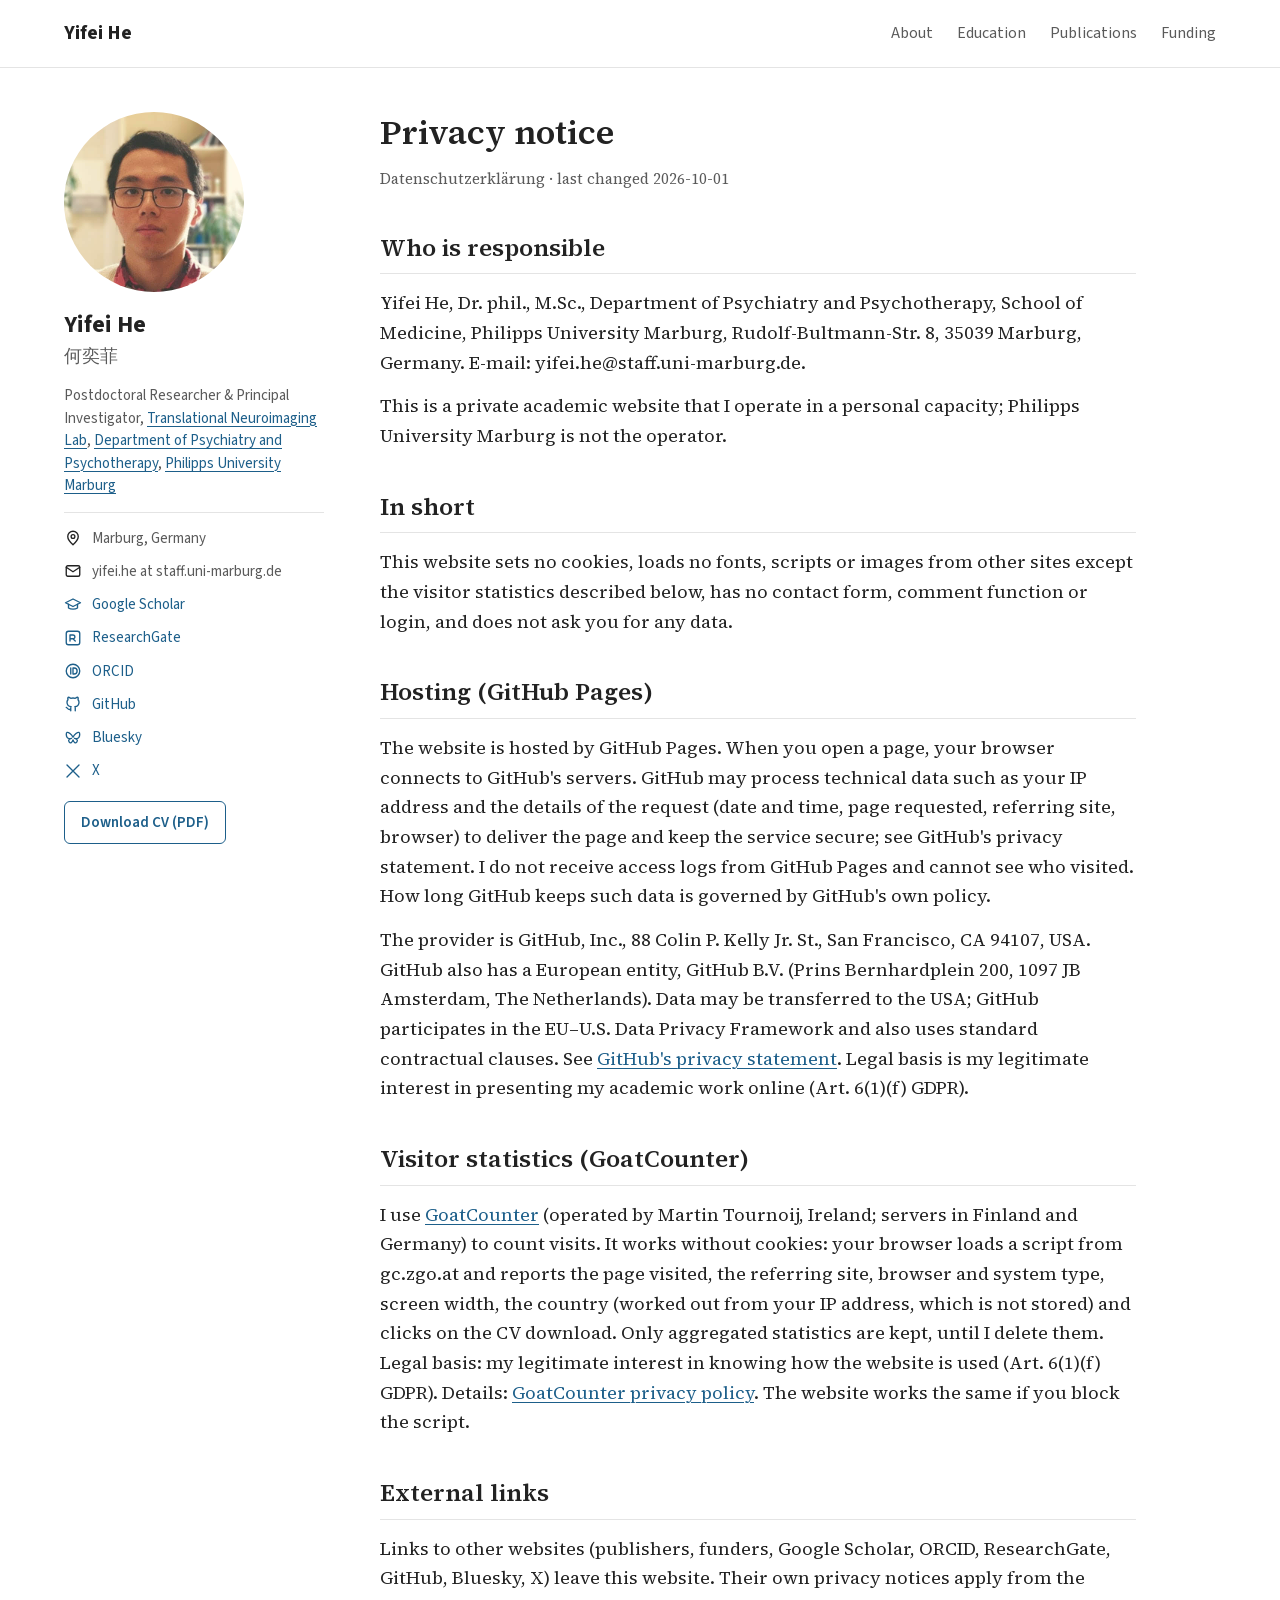
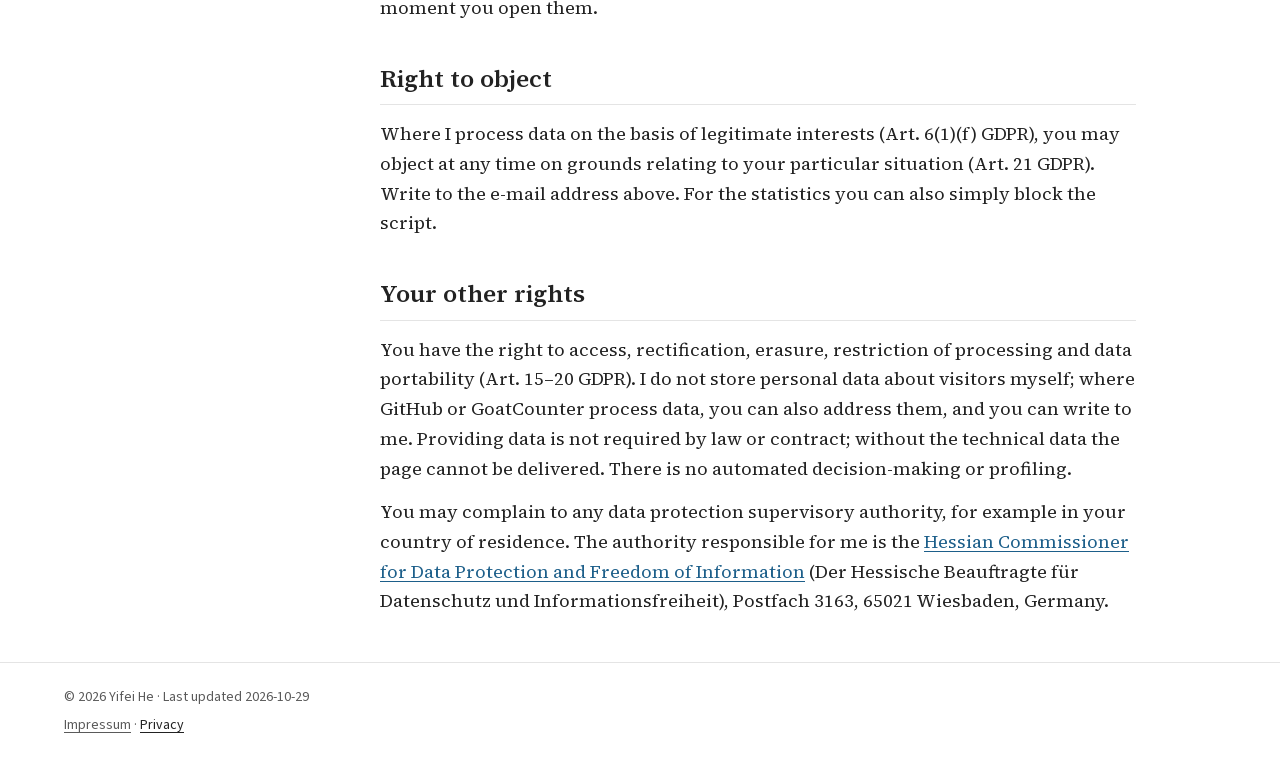
<file: privacy.html>
<!doctype html>
<html lang="en">
<head>
<meta charset="utf-8">
<meta name="viewport" content="width=device-width, initial-scale=1">
<title>Privacy · Yifei He</title>
<meta name="description" content="Yifei He is a cognitive neuroscientist and principal investigator of externally funded projects at Philipps University Marburg, studying language, gesture, action perception and social cognition with EEG, fMRI, computational modelling and tDCS.">
<meta property="og:title" content="Yifei He · Privacy">
<meta property="og:description" content="Yifei He is a cognitive neuroscientist and principal investigator of externally funded projects at Philipps University Marburg, studying language, gesture, action perception and social cognition with EEG, fMRI, computational modelling and tDCS.">
<meta property="og:type" content="website">
<link rel="stylesheet" href="fonts.css">
<link rel="stylesheet" href="style.css">
<link rel="icon" href="data:,">
</head>
<body>
<a class="skip" href="#main">Skip to content</a>
<header class="topbar">
  <a class="brand" href="index.html">Yifei He</a>
  <nav aria-label="Main">
    <a href="index.html">About</a><a href="education.html">Education</a><a href="publications.html">Publications</a><a href="funding.html">Funding</a>
  </nav>
</header>
<div class="layout">
  <aside class="profile" aria-label="Profile">
    <img class="photo" src="profile.jpg" alt="Portrait of Yifei He" width="180" height="180">
    <div class="who">
      <p class="name">Yifei He</p>
      <p class="name-zh" lang="zh-Hans">何奕菲</p>
    </div>
    <p class="role">Postdoctoral Researcher &amp; Principal Investigator, <a href="https://tnm-lab.com/">Translational Neuroimaging Lab</a>, <a href="https://www.ukgm.de/ugm_2/deu/umr_psy/index.html">Department of Psychiatry and Psychotherapy</a>, <a href="https://www.uni-marburg.de/">Philipps University Marburg</a></p>
    <ul class="contact">
      <li><svg fill="none" stroke="currentColor" stroke-width="1.8" stroke-linecap="round" stroke-linejoin="round" aria-hidden="true" viewBox="0 0 24 24"><path d="M12 21s-7-6.2-7-11a7 7 0 0 1 14 0c0 4.8-7 11-7 11z"/><circle cx="12" cy="10" r="2.5"/></svg><span>Marburg, Germany</span></li>
      <li><svg fill="none" stroke="currentColor" stroke-width="1.8" stroke-linecap="round" stroke-linejoin="round" aria-hidden="true" viewBox="0 0 24 24"><rect x="3" y="5" width="18" height="14" rx="2"/><path d="M3 7l9 6 9-6"/></svg><span>yifei.he at staff.uni-marburg.de</span></li>
      <li><a href="https://scholar.google.com/citations?user=Pk7NVdcAAAAJ" rel="me noopener"><svg fill="none" stroke="currentColor" stroke-width="1.8" stroke-linecap="round" stroke-linejoin="round" aria-hidden="true" viewBox="0 0 24 24"><path d="M2 9l10-5 10 5-10 5z"/><path d="M6 11v5c3 2 9 2 12 0v-5"/></svg><span>Google Scholar</span></a></li>
      <li><a href="https://www.researchgate.net/profile/Yifei_He2" rel="me noopener"><svg fill="none" stroke="currentColor" stroke-width="1.8" stroke-linecap="round" stroke-linejoin="round" aria-hidden="true" viewBox="0 0 24 24"><rect x="3" y="3" width="18" height="18" rx="3"/><path d="M8 16V8h4a2.5 2.5 0 0 1 0 5H8m4 0l3 3"/></svg><span>ResearchGate</span></a></li>
      <li><a href="https://orcid.org/0000-0002-2826-4230" rel="me noopener"><svg fill="none" stroke="currentColor" stroke-width="1.8" stroke-linecap="round" stroke-linejoin="round" aria-hidden="true" viewBox="0 0 24 24"><circle cx="12" cy="12" r="9"/><path d="M9 8v8M12 8h1.5a4 4 0 0 1 0 8H12z"/></svg><span>ORCID</span></a></li>
      <li><a href="https://github.com/heyifei1984" rel="me noopener"><svg fill="none" stroke="currentColor" stroke-width="1.8" stroke-linecap="round" stroke-linejoin="round" aria-hidden="true" viewBox="0 0 24 24"><path d="M9 19c-4 1.5-4-2-6-2.5M15 21v-3.5c0-1 .1-1.4-.5-2 2.8-.3 5.5-1.4 5.5-6a4.6 4.6 0 0 0-1.3-3.2 4.2 4.2 0 0 0-.1-3.2s-1.1-.3-3.5 1.3a12 12 0 0 0-6.2 0C6.5 2.8 5.4 3.1 5.4 3.1a4.2 4.2 0 0 0-.1 3.2A4.6 4.6 0 0 0 4 9.5c0 4.6 2.7 5.7 5.5 6-.6.6-.6 1.2-.5 2V21"/></svg><span>GitHub</span></a></li>
      <li><a href="https://bsky.app/profile/yifeihe.bsky.social" rel="me noopener"><svg fill="none" stroke="currentColor" stroke-width="1.8" stroke-linecap="round" stroke-linejoin="round" aria-hidden="true" viewBox="0 0 24 24"><path d="M12 11C10 7 6 4 4 4.5 2.5 5 3 9 4 11s4 2 6 1.5C7 13 5 15 7 17.5s4 0 5-3c1 3 3 5.5 5 3s0-4.5-3-5c2 .5 5 .5 6-1.5s1.5-6 0-6.5C18 4 14 7 12 11z"/></svg><span>Bluesky</span></a></li>
      <li><a href="https://x.com/Yifei_He_CogNeu" rel="me noopener"><svg fill="none" stroke="currentColor" stroke-width="1.8" stroke-linecap="round" stroke-linejoin="round" aria-hidden="true" viewBox="0 0 24 24"><path d="M4 4l16 16M20 4L4 20"/></svg><span>X</span></a></li>
      
    </ul>
    <a class="cv-button" href="Yifei_He_CV.pdf" data-goatcounter-click="CV download" data-goatcounter-title="CV download">Download CV (PDF)</a>
  </aside>
  <main id="main">

<h1>Privacy notice</h1>
<p class="note">Datenschutzerklärung · last changed 2026-10-01</p>

<h2>Who is responsible</h2>
<p>Yifei He, Dr. phil., M.Sc., Department of Psychiatry and Psychotherapy, School of Medicine, Philipps University Marburg, Rudolf-Bultmann-Str. 8, 35039 Marburg, Germany.
  E-mail: yifei.he&#64;staff.uni-marburg.de.</p>
<p>This is a private academic website that I operate in a personal capacity; Philipps University Marburg is not the operator.</p>

<h2>In short</h2>
<p>This website sets no cookies, loads no fonts, scripts or images from other sites except the visitor statistics described below, has no contact form, comment function or login, and does not ask you for any data.</p>

<h2>Hosting (GitHub Pages)</h2>
<p>The website is hosted by GitHub Pages. When you open a page, your browser connects to GitHub's servers. GitHub may process technical data such as your IP address and the details of the request (date and time, page requested, referring site, browser) to deliver the page and keep the service secure; see GitHub's privacy statement. I do not receive access logs from GitHub Pages and cannot see who visited. How long GitHub keeps such data is governed by GitHub's own policy.</p>
<p>The provider is GitHub, Inc., 88 Colin P. Kelly Jr. St., San Francisco, CA 94107, USA. GitHub also has a European entity, GitHub B.V. (Prins Bernhardplein 200, 1097 JB Amsterdam, The Netherlands). Data may be transferred to the USA; GitHub participates in the EU–U.S. Data Privacy Framework and also uses standard contractual clauses. See <a href="https://docs.github.com/en/site-policy/privacy-policies/github-general-privacy-statement">GitHub's privacy statement</a>. Legal basis is my legitimate interest in presenting my academic work online (Art. 6(1)(f) GDPR).</p>

<h2>Visitor statistics (GoatCounter)</h2>
<p>I use <a href="https://www.goatcounter.com/">GoatCounter</a> (operated by Martin Tournoij, Ireland; servers in Finland and Germany) to count visits. It works without cookies: your browser loads a script from gc.zgo.at and reports the page visited, the referring site, browser and system type, screen width, the country (worked out from your IP address, which is not stored) and clicks on the CV download. Only aggregated statistics are kept, until I delete them. Legal basis: my legitimate interest in knowing how the website is used (Art. 6(1)(f) GDPR). Details: <a href="https://www.goatcounter.com/privacy">GoatCounter privacy policy</a>. The website works the same if you block the script.</p>


<h2>External links</h2>
<p>Links to other websites (publishers, funders, Google Scholar, ORCID, ResearchGate, GitHub, Bluesky, X) leave this website. Their own privacy notices apply from the moment you open them.</p>

<h2>Right to object</h2>
<p>Where I process data on the basis of legitimate interests (Art. 6(1)(f) GDPR), you may object at any time on grounds relating to your particular situation (Art. 21 GDPR). Write to the e-mail address above. For the statistics you can also simply block the script.</p>

<h2>Your other rights</h2>
<p>You have the right to access, rectification, erasure, restriction of processing and data portability (Art. 15–20 GDPR). I do not store personal data about visitors myself; where GitHub or GoatCounter process data, you can also address them, and you can write to me. Providing data is not required by law or contract; without the technical data the page cannot be delivered. There is no automated decision-making or profiling.</p>
<p>You may complain to any data protection supervisory authority, for example in your country of residence. The authority responsible for me is the <a href="https://datenschutz.hessen.de/">Hessian Commissioner for Data Protection and Freedom of Information</a> (Der Hessische Beauftragte für Datenschutz und Informationsfreiheit), Postfach 3163, 65021 Wiesbaden, Germany.</p>

  </main>
</div>
<footer class="foot">
  <p>© 2026 Yifei He · Last updated 2026-10-29</p>
  <p class="legal"><a href="impressum.html">Impressum</a> · <a href="privacy.html" aria-current="page">Privacy</a></p>
</footer>
<script data-goatcounter="https://heyifei1984.goatcounter.com/count" async src="//gc.zgo.at/count.js"></script>
</body>
</html>
</file>
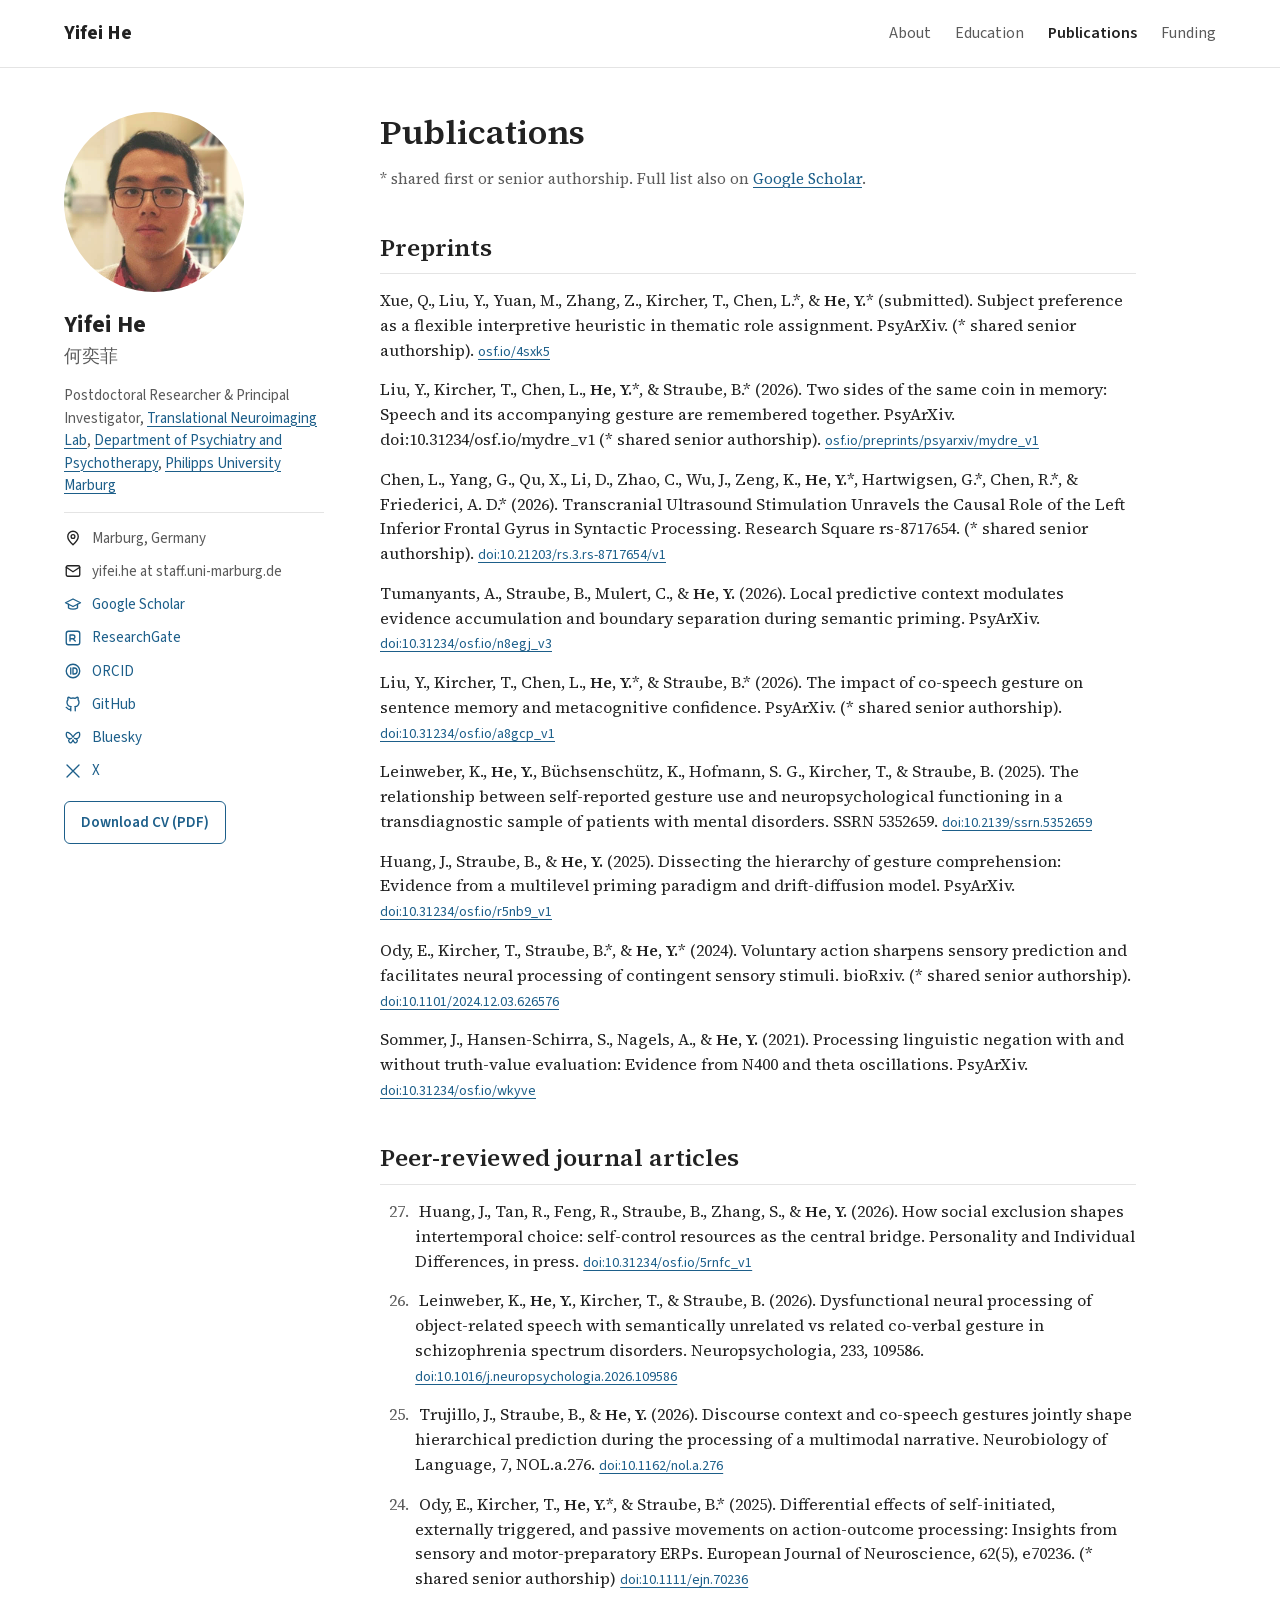
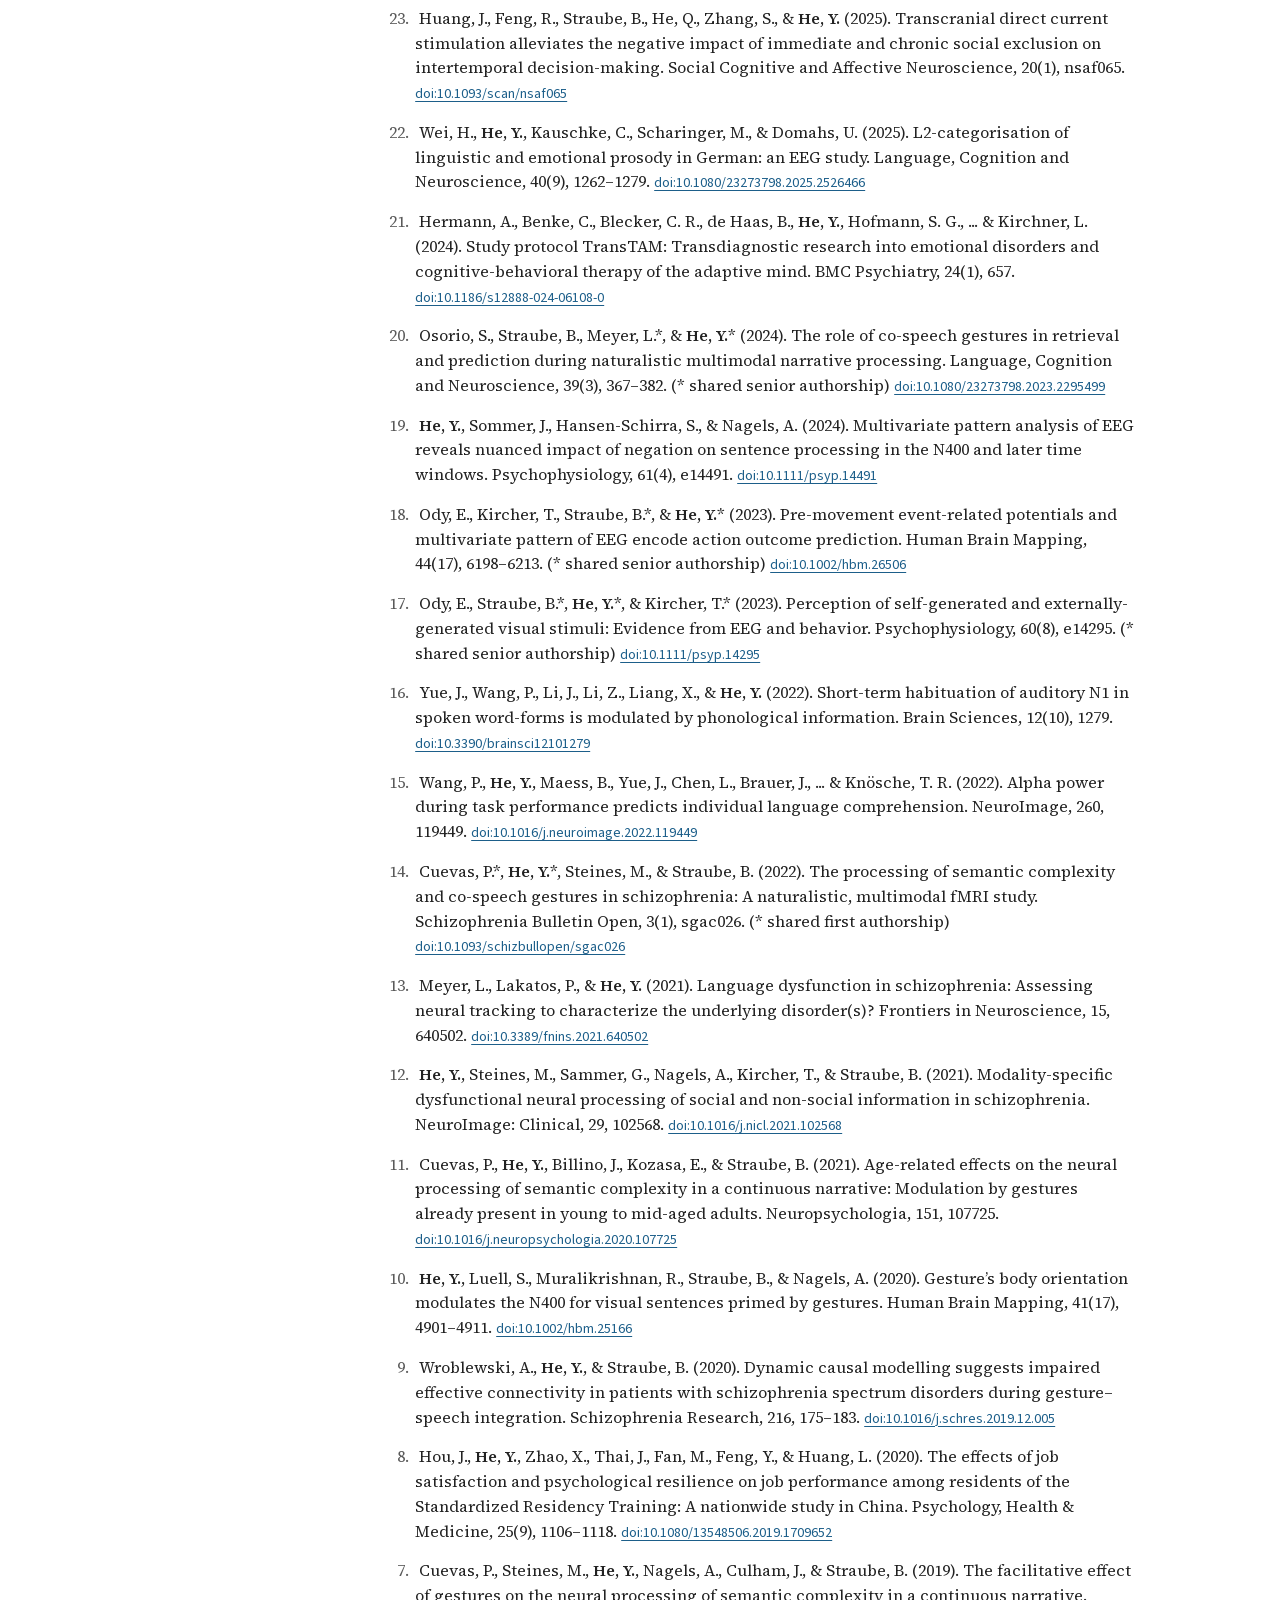
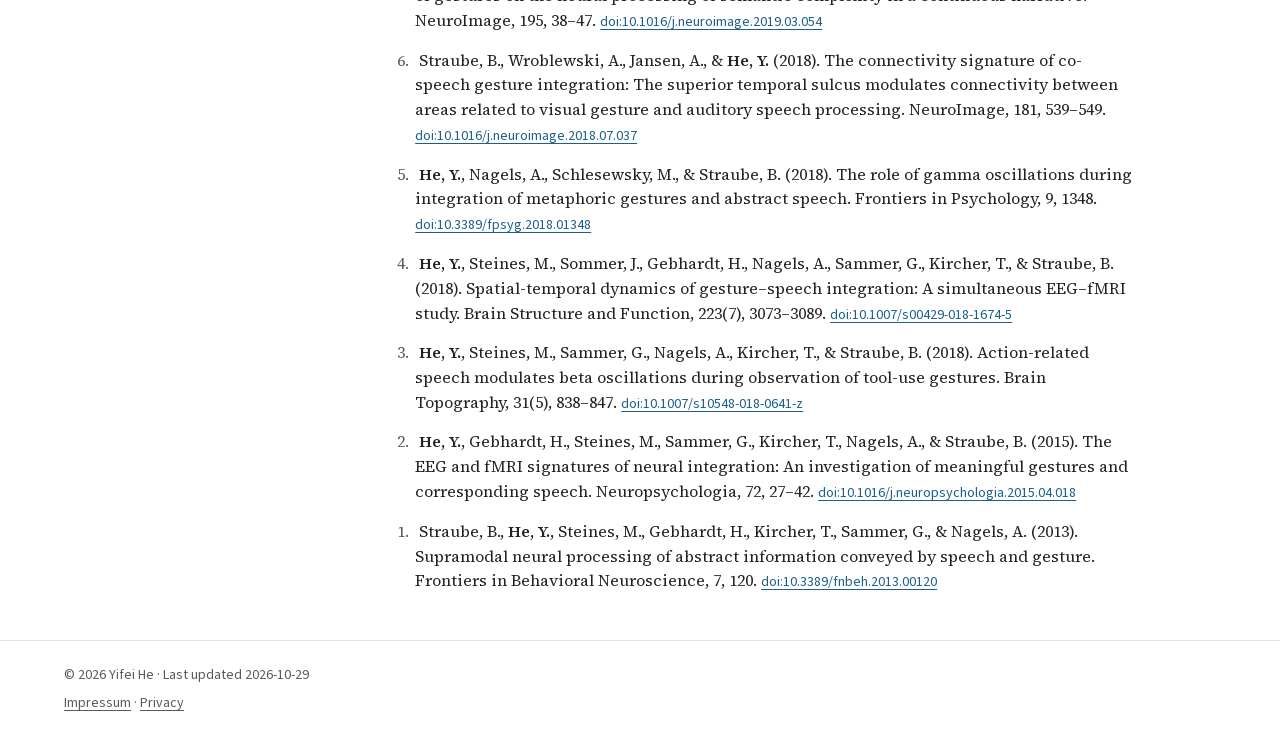
<file: publications.html>
<!doctype html>
<html lang="en">
<head>
<meta charset="utf-8">
<meta name="viewport" content="width=device-width, initial-scale=1">
<title>Publications · Yifei He</title>
<meta name="description" content="Yifei He is a cognitive neuroscientist and principal investigator of externally funded projects at Philipps University Marburg, studying language, gesture, action perception and social cognition with EEG, fMRI, computational modelling and tDCS.">
<meta property="og:title" content="Yifei He · Publications">
<meta property="og:description" content="Yifei He is a cognitive neuroscientist and principal investigator of externally funded projects at Philipps University Marburg, studying language, gesture, action perception and social cognition with EEG, fMRI, computational modelling and tDCS.">
<meta property="og:type" content="website">
<link rel="stylesheet" href="fonts.css">
<link rel="stylesheet" href="style.css">
<link rel="icon" href="data:,">
</head>
<body>
<a class="skip" href="#main">Skip to content</a>
<header class="topbar">
  <a class="brand" href="index.html">Yifei He</a>
  <nav aria-label="Main">
    <a href="index.html">About</a><a href="education.html">Education</a><a href="publications.html" aria-current="page">Publications</a><a href="funding.html">Funding</a>
  </nav>
</header>
<div class="layout">
  <aside class="profile" aria-label="Profile">
    <img class="photo" src="profile.jpg" alt="Portrait of Yifei He" width="180" height="180">
    <div class="who">
      <p class="name">Yifei He</p>
      <p class="name-zh" lang="zh-Hans">何奕菲</p>
    </div>
    <p class="role">Postdoctoral Researcher &amp; Principal Investigator, <a href="https://tnm-lab.com/">Translational Neuroimaging Lab</a>, <a href="https://www.ukgm.de/ugm_2/deu/umr_psy/index.html">Department of Psychiatry and Psychotherapy</a>, <a href="https://www.uni-marburg.de/">Philipps University Marburg</a></p>
    <ul class="contact">
      <li><svg fill="none" stroke="currentColor" stroke-width="1.8" stroke-linecap="round" stroke-linejoin="round" aria-hidden="true" viewBox="0 0 24 24"><path d="M12 21s-7-6.2-7-11a7 7 0 0 1 14 0c0 4.8-7 11-7 11z"/><circle cx="12" cy="10" r="2.5"/></svg><span>Marburg, Germany</span></li>
      <li><svg fill="none" stroke="currentColor" stroke-width="1.8" stroke-linecap="round" stroke-linejoin="round" aria-hidden="true" viewBox="0 0 24 24"><rect x="3" y="5" width="18" height="14" rx="2"/><path d="M3 7l9 6 9-6"/></svg><span>yifei.he at staff.uni-marburg.de</span></li>
      <li><a href="https://scholar.google.com/citations?user=Pk7NVdcAAAAJ" rel="me noopener"><svg fill="none" stroke="currentColor" stroke-width="1.8" stroke-linecap="round" stroke-linejoin="round" aria-hidden="true" viewBox="0 0 24 24"><path d="M2 9l10-5 10 5-10 5z"/><path d="M6 11v5c3 2 9 2 12 0v-5"/></svg><span>Google Scholar</span></a></li>
      <li><a href="https://www.researchgate.net/profile/Yifei_He2" rel="me noopener"><svg fill="none" stroke="currentColor" stroke-width="1.8" stroke-linecap="round" stroke-linejoin="round" aria-hidden="true" viewBox="0 0 24 24"><rect x="3" y="3" width="18" height="18" rx="3"/><path d="M8 16V8h4a2.5 2.5 0 0 1 0 5H8m4 0l3 3"/></svg><span>ResearchGate</span></a></li>
      <li><a href="https://orcid.org/0000-0002-2826-4230" rel="me noopener"><svg fill="none" stroke="currentColor" stroke-width="1.8" stroke-linecap="round" stroke-linejoin="round" aria-hidden="true" viewBox="0 0 24 24"><circle cx="12" cy="12" r="9"/><path d="M9 8v8M12 8h1.5a4 4 0 0 1 0 8H12z"/></svg><span>ORCID</span></a></li>
      <li><a href="https://github.com/heyifei1984" rel="me noopener"><svg fill="none" stroke="currentColor" stroke-width="1.8" stroke-linecap="round" stroke-linejoin="round" aria-hidden="true" viewBox="0 0 24 24"><path d="M9 19c-4 1.5-4-2-6-2.5M15 21v-3.5c0-1 .1-1.4-.5-2 2.8-.3 5.5-1.4 5.5-6a4.6 4.6 0 0 0-1.3-3.2 4.2 4.2 0 0 0-.1-3.2s-1.1-.3-3.5 1.3a12 12 0 0 0-6.2 0C6.5 2.8 5.4 3.1 5.4 3.1a4.2 4.2 0 0 0-.1 3.2A4.6 4.6 0 0 0 4 9.5c0 4.6 2.7 5.7 5.5 6-.6.6-.6 1.2-.5 2V21"/></svg><span>GitHub</span></a></li>
      <li><a href="https://bsky.app/profile/yifeihe.bsky.social" rel="me noopener"><svg fill="none" stroke="currentColor" stroke-width="1.8" stroke-linecap="round" stroke-linejoin="round" aria-hidden="true" viewBox="0 0 24 24"><path d="M12 11C10 7 6 4 4 4.5 2.5 5 3 9 4 11s4 2 6 1.5C7 13 5 15 7 17.5s4 0 5-3c1 3 3 5.5 5 3s0-4.5-3-5c2 .5 5 .5 6-1.5s1.5-6 0-6.5C18 4 14 7 12 11z"/></svg><span>Bluesky</span></a></li>
      <li><a href="https://x.com/Yifei_He_CogNeu" rel="me noopener"><svg fill="none" stroke="currentColor" stroke-width="1.8" stroke-linecap="round" stroke-linejoin="round" aria-hidden="true" viewBox="0 0 24 24"><path d="M4 4l16 16M20 4L4 20"/></svg><span>X</span></a></li>
      
    </ul>
    <a class="cv-button" href="Yifei_He_CV.pdf" data-goatcounter-click="CV download" data-goatcounter-title="CV download">Download CV (PDF)</a>
  </aside>
  <main id="main">

<h1>Publications</h1>
<p class="note">* shared first or senior authorship. Full list also on <a href="https://scholar.google.com/citations?user=Pk7NVdcAAAAJ">Google Scholar</a>.</p>
<section>
  <h2 id="preprints">Preprints</h2>
  <p class="pub">Xue, Q., Liu, Y., Yuan, M., Zhang, Z., Kircher, T., Chen, L.*, &amp; <strong>He, Y.</strong>* (submitted). Subject preference as a flexible interpretive heuristic in thematic role assignment. PsyArXiv. (* shared senior authorship). <a class="doi" href="https://osf.io/4sxk5">osf.io/4sxk5</a></p>
<p class="pub">Liu, Y., Kircher, T., Chen, L., <strong>He, Y.</strong>*, &amp; Straube, B.* (2026). Two sides of the same coin in memory: Speech and its accompanying gesture are remembered together. PsyArXiv. doi:10.31234/osf.io/mydre_v1 (* shared senior authorship). <a class="doi" href="https://osf.io/preprints/psyarxiv/mydre_v1">osf.io/preprints/psyarxiv/mydre_v1</a></p>
<p class="pub">Chen, L., Yang, G., Qu, X., Li, D., Zhao, C., Wu, J., Zeng, K., <strong>He, Y.</strong>*, Hartwigsen, G.*, Chen, R.*, &amp; Friederici, A. D.* (2026). Transcranial Ultrasound Stimulation Unravels the Causal Role of the Left Inferior Frontal Gyrus in Syntactic Processing. Research Square rs-8717654. (* shared senior authorship). <a class="doi" href="https://doi.org/10.21203/rs.3.rs-8717654/v1">doi:10.21203/rs.3.rs-8717654/v1</a></p>
<p class="pub">Tumanyants, A., Straube, B., Mulert, C., &amp; <strong>He, Y.</strong> (2026). Local predictive context modulates evidence accumulation and boundary separation during semantic priming. PsyArXiv. <a class="doi" href="https://doi.org/10.31234/osf.io/n8egj_v3">doi:10.31234/osf.io/n8egj_v3</a></p>
<p class="pub">Liu, Y., Kircher, T., Chen, L., <strong>He, Y.</strong>*, &amp; Straube, B.* (2026). The impact of co-speech gesture on sentence memory and metacognitive confidence. PsyArXiv. (* shared senior authorship). <a class="doi" href="https://doi.org/10.31234/osf.io/a8gcp_v1">doi:10.31234/osf.io/a8gcp_v1</a></p>
<p class="pub">Leinweber, K., <strong>He, Y.</strong>, Büchsenschütz, K., Hofmann, S. G., Kircher, T., &amp; Straube, B. (2025). The relationship between self-reported gesture use and neuropsychological functioning in a transdiagnostic sample of patients with mental disorders. SSRN 5352659. <a class="doi" href="https://doi.org/10.2139/ssrn.5352659">doi:10.2139/ssrn.5352659</a></p>
<p class="pub">Huang, J., Straube, B., &amp; <strong>He, Y.</strong> (2025). Dissecting the hierarchy of gesture comprehension: Evidence from a multilevel priming paradigm and drift-diffusion model. PsyArXiv. <a class="doi" href="https://doi.org/10.31234/osf.io/r5nb9_v1">doi:10.31234/osf.io/r5nb9_v1</a></p>
<p class="pub">Ody, E., Kircher, T., Straube, B.*, &amp; <strong>He, Y.</strong>* (2024). Voluntary action sharpens sensory prediction and facilitates neural processing of contingent sensory stimuli. bioRxiv. (* shared senior authorship). <a class="doi" href="https://doi.org/10.1101/2024.12.03.626576">doi:10.1101/2024.12.03.626576</a></p>
<p class="pub">Sommer, J., Hansen-Schirra, S., Nagels, A., &amp; <strong>He, Y.</strong> (2021). Processing linguistic negation with and without truth-value evaluation: Evidence from N400 and theta oscillations. PsyArXiv. <a class="doi" href="https://doi.org/10.31234/osf.io/wkyve">doi:10.31234/osf.io/wkyve</a></p>

</section>
<section>
  <h2 id="articles">Peer-reviewed journal articles</h2>
  <div class="numbered">
  <p class="pub"><span class="num">27.</span> Huang, J., Tan, R., Feng, R., Straube, B., Zhang, S., &amp; <strong>He, Y.</strong> (2026). How social exclusion shapes intertemporal choice: self-control resources as the central bridge. Personality and Individual Differences, in press. <a class="doi" href="https://doi.org/10.31234/osf.io/5rnfc_v1">doi:10.31234/osf.io/5rnfc_v1</a></p>
<p class="pub"><span class="num">26.</span> Leinweber, K., <strong>He, Y.</strong>, Kircher, T., &amp; Straube, B. (2026). Dysfunctional neural processing of object-related speech with semantically unrelated vs related co-verbal gesture in schizophrenia spectrum disorders. Neuropsychologia, 233, 109586. <a class="doi" href="https://doi.org/10.1016/j.neuropsychologia.2026.109586">doi:10.1016/j.neuropsychologia.2026.109586</a></p>
<p class="pub"><span class="num">25.</span> Trujillo, J., Straube, B., &amp; <strong>He, Y.</strong> (2026). Discourse context and co-speech gestures jointly shape hierarchical prediction during the processing of a multimodal narrative. Neurobiology of Language, 7, NOL.a.276. <a class="doi" href="https://doi.org/10.1162/nol.a.276">doi:10.1162/nol.a.276</a></p>
<p class="pub"><span class="num">24.</span> Ody, E., Kircher, T., <strong>He, Y.</strong>*, &amp; Straube, B.* (2025). Differential effects of self-initiated, externally triggered, and passive movements on action-outcome processing: Insights from sensory and motor-preparatory ERPs. European Journal of Neuroscience, 62(5), e70236. (* shared senior authorship) <a class="doi" href="https://doi.org/10.1111/ejn.70236">doi:10.1111/ejn.70236</a></p>
<p class="pub"><span class="num">23.</span> Huang, J., Feng, R., Straube, B., He, Q., Zhang, S., &amp; <strong>He, Y.</strong> (2025). Transcranial direct current stimulation alleviates the negative impact of immediate and chronic social exclusion on intertemporal decision-making. Social Cognitive and Affective Neuroscience, 20(1), nsaf065. <a class="doi" href="https://doi.org/10.1093/scan/nsaf065">doi:10.1093/scan/nsaf065</a></p>
<p class="pub"><span class="num">22.</span> Wei, H., <strong>He, Y.</strong>, Kauschke, C., Scharinger, M., &amp; Domahs, U. (2025). L2-categorisation of linguistic and emotional prosody in German: an EEG study. Language, Cognition and Neuroscience, 40(9), 1262–1279. <a class="doi" href="https://doi.org/10.1080/23273798.2025.2526466">doi:10.1080/23273798.2025.2526466</a></p>
<p class="pub"><span class="num">21.</span> Hermann, A., Benke, C., Blecker, C. R., de Haas, B., <strong>He, Y.</strong>, Hofmann, S. G., ... &amp; Kirchner, L. (2024). Study protocol TransTAM: Transdiagnostic research into emotional disorders and cognitive-behavioral therapy of the adaptive mind. BMC Psychiatry, 24(1), 657. <a class="doi" href="https://doi.org/10.1186/s12888-024-06108-0">doi:10.1186/s12888-024-06108-0</a></p>
<p class="pub"><span class="num">20.</span> Osorio, S., Straube, B., Meyer, L.*, &amp; <strong>He, Y.</strong>* (2024). The role of co-speech gestures in retrieval and prediction during naturalistic multimodal narrative processing. Language, Cognition and Neuroscience, 39(3), 367–382. (* shared senior authorship) <a class="doi" href="https://doi.org/10.1080/23273798.2023.2295499">doi:10.1080/23273798.2023.2295499</a></p>
<p class="pub"><span class="num">19.</span> <strong>He, Y.</strong>, Sommer, J., Hansen-Schirra, S., &amp; Nagels, A. (2024). Multivariate pattern analysis of EEG reveals nuanced impact of negation on sentence processing in the N400 and later time windows. Psychophysiology, 61(4), e14491. <a class="doi" href="https://doi.org/10.1111/psyp.14491">doi:10.1111/psyp.14491</a></p>
<p class="pub"><span class="num">18.</span> Ody, E., Kircher, T., Straube, B.*, &amp; <strong>He, Y.</strong>* (2023). Pre-movement event-related potentials and multivariate pattern of EEG encode action outcome prediction. Human Brain Mapping, 44(17), 6198–6213. (* shared senior authorship) <a class="doi" href="https://doi.org/10.1002/hbm.26506">doi:10.1002/hbm.26506</a></p>
<p class="pub"><span class="num">17.</span> Ody, E., Straube, B.*, <strong>He, Y.</strong>*, &amp; Kircher, T.* (2023). Perception of self-generated and externally-generated visual stimuli: Evidence from EEG and behavior. Psychophysiology, 60(8), e14295. (* shared senior authorship) <a class="doi" href="https://doi.org/10.1111/psyp.14295">doi:10.1111/psyp.14295</a></p>
<p class="pub"><span class="num">16.</span> Yue, J., Wang, P., Li, J., Li, Z., Liang, X., &amp; <strong>He, Y.</strong> (2022). Short-term habituation of auditory N1 in spoken word-forms is modulated by phonological information. Brain Sciences, 12(10), 1279. <a class="doi" href="https://doi.org/10.3390/brainsci12101279">doi:10.3390/brainsci12101279</a></p>
<p class="pub"><span class="num">15.</span> Wang, P., <strong>He, Y.</strong>, Maess, B., Yue, J., Chen, L., Brauer, J., ... &amp; Knösche, T. R. (2022). Alpha power during task performance predicts individual language comprehension. NeuroImage, 260, 119449. <a class="doi" href="https://doi.org/10.1016/j.neuroimage.2022.119449">doi:10.1016/j.neuroimage.2022.119449</a></p>
<p class="pub"><span class="num">14.</span> Cuevas, P.*, <strong>He, Y.</strong>*, Steines, M., &amp; Straube, B. (2022). The processing of semantic complexity and co-speech gestures in schizophrenia: A naturalistic, multimodal fMRI study. Schizophrenia Bulletin Open, 3(1), sgac026. (* shared first authorship) <a class="doi" href="https://doi.org/10.1093/schizbullopen/sgac026">doi:10.1093/schizbullopen/sgac026</a></p>
<p class="pub"><span class="num">13.</span> Meyer, L., Lakatos, P., &amp; <strong>He, Y.</strong> (2021). Language dysfunction in schizophrenia: Assessing neural tracking to characterize the underlying disorder(s)? Frontiers in Neuroscience, 15, 640502. <a class="doi" href="https://doi.org/10.3389/fnins.2021.640502">doi:10.3389/fnins.2021.640502</a></p>
<p class="pub"><span class="num">12.</span> <strong>He, Y.</strong>, Steines, M., Sammer, G., Nagels, A., Kircher, T., &amp; Straube, B. (2021). Modality-specific dysfunctional neural processing of social and non-social information in schizophrenia. NeuroImage: Clinical, 29, 102568. <a class="doi" href="https://doi.org/10.1016/j.nicl.2021.102568">doi:10.1016/j.nicl.2021.102568</a></p>
<p class="pub"><span class="num">11.</span> Cuevas, P., <strong>He, Y.</strong>, Billino, J., Kozasa, E., &amp; Straube, B. (2021). Age-related effects on the neural processing of semantic complexity in a continuous narrative: Modulation by gestures already present in young to mid-aged adults. Neuropsychologia, 151, 107725. <a class="doi" href="https://doi.org/10.1016/j.neuropsychologia.2020.107725">doi:10.1016/j.neuropsychologia.2020.107725</a></p>
<p class="pub"><span class="num">10.</span> <strong>He, Y.</strong>, Luell, S., Muralikrishnan, R., Straube, B., &amp; Nagels, A. (2020). Gesture’s body orientation modulates the N400 for visual sentences primed by gestures. Human Brain Mapping, 41(17), 4901–4911. <a class="doi" href="https://doi.org/10.1002/hbm.25166">doi:10.1002/hbm.25166</a></p>
<p class="pub"><span class="num">9.</span> Wroblewski, A., <strong>He, Y.</strong>, &amp; Straube, B. (2020). Dynamic causal modelling suggests impaired effective connectivity in patients with schizophrenia spectrum disorders during gesture–speech integration. Schizophrenia Research, 216, 175–183. <a class="doi" href="https://doi.org/10.1016/j.schres.2019.12.005">doi:10.1016/j.schres.2019.12.005</a></p>
<p class="pub"><span class="num">8.</span> Hou, J., <strong>He, Y.</strong>, Zhao, X., Thai, J., Fan, M., Feng, Y., &amp; Huang, L. (2020). The effects of job satisfaction and psychological resilience on job performance among residents of the Standardized Residency Training: A nationwide study in China. Psychology, Health &amp; Medicine, 25(9), 1106–1118. <a class="doi" href="https://doi.org/10.1080/13548506.2019.1709652">doi:10.1080/13548506.2019.1709652</a></p>
<p class="pub"><span class="num">7.</span> Cuevas, P., Steines, M., <strong>He, Y.</strong>, Nagels, A., Culham, J., &amp; Straube, B. (2019). The facilitative effect of gestures on the neural processing of semantic complexity in a continuous narrative. NeuroImage, 195, 38–47. <a class="doi" href="https://doi.org/10.1016/j.neuroimage.2019.03.054">doi:10.1016/j.neuroimage.2019.03.054</a></p>
<p class="pub"><span class="num">6.</span> Straube, B., Wroblewski, A., Jansen, A., &amp; <strong>He, Y.</strong> (2018). The connectivity signature of co-speech gesture integration: The superior temporal sulcus modulates connectivity between areas related to visual gesture and auditory speech processing. NeuroImage, 181, 539–549. <a class="doi" href="https://doi.org/10.1016/j.neuroimage.2018.07.037">doi:10.1016/j.neuroimage.2018.07.037</a></p>
<p class="pub"><span class="num">5.</span> <strong>He, Y.</strong>, Nagels, A., Schlesewsky, M., &amp; Straube, B. (2018). The role of gamma oscillations during integration of metaphoric gestures and abstract speech. Frontiers in Psychology, 9, 1348. <a class="doi" href="https://doi.org/10.3389/fpsyg.2018.01348">doi:10.3389/fpsyg.2018.01348</a></p>
<p class="pub"><span class="num">4.</span> <strong>He, Y.</strong>, Steines, M., Sommer, J., Gebhardt, H., Nagels, A., Sammer, G., Kircher, T., &amp; Straube, B. (2018). Spatial-temporal dynamics of gesture–speech integration: A simultaneous EEG–fMRI study. Brain Structure and Function, 223(7), 3073–3089. <a class="doi" href="https://doi.org/10.1007/s00429-018-1674-5">doi:10.1007/s00429-018-1674-5</a></p>
<p class="pub"><span class="num">3.</span> <strong>He, Y.</strong>, Steines, M., Sammer, G., Nagels, A., Kircher, T., &amp; Straube, B. (2018). Action-related speech modulates beta oscillations during observation of tool-use gestures. Brain Topography, 31(5), 838–847. <a class="doi" href="https://doi.org/10.1007/s10548-018-0641-z">doi:10.1007/s10548-018-0641-z</a></p>
<p class="pub"><span class="num">2.</span> <strong>He, Y.</strong>, Gebhardt, H., Steines, M., Sammer, G., Kircher, T., Nagels, A., &amp; Straube, B. (2015). The EEG and fMRI signatures of neural integration: An investigation of meaningful gestures and corresponding speech. Neuropsychologia, 72, 27–42. <a class="doi" href="https://doi.org/10.1016/j.neuropsychologia.2015.04.018">doi:10.1016/j.neuropsychologia.2015.04.018</a></p>
<p class="pub"><span class="num">1.</span> Straube, B., <strong>He, Y.</strong>, Steines, M., Gebhardt, H., Kircher, T., Sammer, G., &amp; Nagels, A. (2013). Supramodal neural processing of abstract information conveyed by speech and gesture. Frontiers in Behavioral Neuroscience, 7, 120. <a class="doi" href="https://doi.org/10.3389/fnbeh.2013.00120">doi:10.3389/fnbeh.2013.00120</a></p>

  </div>
</section>

  </main>
</div>
<footer class="foot">
  <p>© 2026 Yifei He · Last updated 2026-10-29</p>
  <p class="legal"><a href="impressum.html">Impressum</a> · <a href="privacy.html">Privacy</a></p>
</footer>
<script data-goatcounter="https://heyifei1984.goatcounter.com/count" async src="//gc.zgo.at/count.js"></script>
</body>
</html>
</file>
<file: fonts.css>
/* Source Sans 3 and Source Serif 4, SIL Open Font License 1.1 (see fonts/OFL.txt). Variable fonts: one file covers the weight range. */
@font-face{font-family:'Source Sans 3';font-style:normal;font-weight:400 700;font-display:swap;src:url('fonts/SourceSans3-latin.woff2') format('woff2');unicode-range:U+0000-00FF, U+0131, U+0152-0153, U+02BB-02BC, U+02C6, U+02DA, U+02DC, U+0304, U+0308, U+0329, U+2000-206F, U+20AC, U+2122, U+2191, U+2193, U+2212, U+2215, U+FEFF, U+FFFD;}
@font-face{font-family:'Source Sans 3';font-style:normal;font-weight:400 700;font-display:swap;src:url('fonts/SourceSans3-latin-ext.woff2') format('woff2');unicode-range:U+0100-02BA, U+02BD-02C5, U+02C7-02CC, U+02CE-02D7, U+02DD-02FF, U+0304, U+0308, U+0329, U+1D00-1DBF, U+1E00-1E9F, U+1EF2-1EFF, U+2020, U+20A0-20AB, U+20AD-20C0, U+2113, U+2C60-2C7F, U+A720-A7FF;}
@font-face{font-family:'Source Serif 4';font-style:italic;font-weight:400;font-display:swap;src:url('fonts/SourceSerif4-italic-latin.woff2') format('woff2');unicode-range:U+0000-00FF, U+0131, U+0152-0153, U+02BB-02BC, U+02C6, U+02DA, U+02DC, U+0304, U+0308, U+0329, U+2000-206F, U+20AC, U+2122, U+2191, U+2193, U+2212, U+2215, U+FEFF, U+FFFD;}
@font-face{font-family:'Source Serif 4';font-style:italic;font-weight:400;font-display:swap;src:url('fonts/SourceSerif4-italic-latin-ext.woff2') format('woff2');unicode-range:U+0100-02BA, U+02BD-02C5, U+02C7-02CC, U+02CE-02D7, U+02DD-02FF, U+0304, U+0308, U+0329, U+1D00-1DBF, U+1E00-1E9F, U+1EF2-1EFF, U+2020, U+20A0-20AB, U+20AD-20C0, U+2113, U+2C60-2C7F, U+A720-A7FF;}
@font-face{font-family:'Source Serif 4';font-style:normal;font-weight:400 600;font-display:swap;src:url('fonts/SourceSerif4-latin.woff2') format('woff2');unicode-range:U+0000-00FF, U+0131, U+0152-0153, U+02BB-02BC, U+02C6, U+02DA, U+02DC, U+0304, U+0308, U+0329, U+2000-206F, U+20AC, U+2122, U+2191, U+2193, U+2212, U+2215, U+FEFF, U+FFFD;}
@font-face{font-family:'Source Serif 4';font-style:normal;font-weight:400 600;font-display:swap;src:url('fonts/SourceSerif4-latin-ext.woff2') format('woff2');unicode-range:U+0100-02BA, U+02BD-02C5, U+02C7-02CC, U+02CE-02D7, U+02DD-02FF, U+0304, U+0308, U+0329, U+1D00-1DBF, U+1E00-1E9F, U+1EF2-1EFF, U+2020, U+20A0-20AB, U+20AD-20C0, U+2113, U+2C60-2C7F, U+A720-A7FF;}
</file>
<file: style.css>
/* Layout "B": fixed profile sidebar + serif reading column. */
:root {
  --ink: #222222;
  --muted: #5a5a5a;
  --rule: #e4e4e4;
  --accent: #1d5f8a;
  --accent-hover: #123f5c;
  --bg: #ffffff;
  --sans: "Source Sans 3", "Helvetica Neue", Helvetica, sans-serif;
  --serif: "Source Serif 4", Georgia, "Times New Roman", serif;
}
@media (prefers-color-scheme: dark) {
  :root { --ink: #e6e4df; --muted: #a8a5a0; --rule: #34363a; --accent: #7fb6dd; --accent-hover: #a9d0ec; --bg: #16181b; }
}
* { box-sizing: border-box; }
html { -webkit-text-size-adjust: 100%; }
body { margin: 0; background: var(--bg); color: var(--ink); font-family: var(--sans); font-size: 16px; line-height: 1.55; }
a { color: var(--accent); text-decoration: none; }
a:hover, a:focus-visible { color: var(--accent-hover); text-decoration: underline; }
:focus-visible { outline: 2px solid var(--accent); outline-offset: 2px; }
main p a, .role a { text-decoration: underline; text-decoration-thickness: 1px; text-underline-offset: 3px; }
.skip { position: absolute; left: -999px; top: 0; background: var(--bg); padding: 8px 12px; }
.skip:focus { left: 8px; }

.topbar { display: flex; justify-content: space-between; align-items: center; gap: 16px; flex-wrap: wrap;
  padding: 18px clamp(16px, 5vw, 64px); border-bottom: 1px solid var(--rule); }
.brand { font-size: 20px; font-weight: 700; color: var(--ink); }
.topbar nav { display: flex; gap: 24px; }
.topbar nav a { color: var(--muted); font-size: 16px; }
.topbar nav a[aria-current="page"] { color: var(--ink); font-weight: 600; }

.layout { display: flex; gap: 56px; max-width: 1200px; padding: 44px clamp(16px, 5vw, 64px) 32px; }
.profile { width: 260px; flex-shrink: 0; display: flex; flex-direction: column; gap: 14px; align-self: flex-start; position: sticky; top: 24px; }
.photo { width: 180px; height: 180px; object-fit: cover; border-radius: 50%; }
.profile p { margin: 0; }
.name { font-size: 24px; font-weight: 700; }
.name-zh { font-size: 18px; color: var(--muted); }
.role { font-size: 15px; color: var(--muted); line-height: 1.5; padding-bottom: 14px; border-bottom: 1px solid var(--rule); }
.contact { list-style: none; margin: 0; padding: 0; display: flex; flex-direction: column; gap: 10px; font-size: 15px; }
.contact li, .contact a { display: flex; gap: 10px; align-items: center; }
.contact li > span { color: var(--muted); }
.contact svg { width: 18px; height: 18px; flex-shrink: 0; }

.cv-button { align-self: flex-start; margin-top: 4px; padding: 9px 16px; border: 1px solid var(--accent); border-radius: 6px; font-size: 15px; font-weight: 600; }
.cv-button:hover { text-decoration: none; background: var(--accent); color: var(--bg); }
main { flex: 1; min-width: 0; font-family: var(--serif); font-size: 18px; line-height: 1.65; }
main h1 { font-size: 34px; font-weight: 600; margin: 0 0 14px; line-height: 1.2; }
main h2 { font-size: 24px; font-weight: 600; margin: 36px 0 14px; padding-bottom: 6px; border-bottom: 1px solid var(--rule); }
main p { margin: 0 0 14px; }
.topics { margin: 0 0 14px; padding-left: 22px; }
.pub { font-size: 16px; line-height: 1.55; margin: 0 0 14px; }
.numbered .pub { padding-left: 2.2em; text-indent: -2.2em; }
.num { display: inline-block; width: 1.8em; margin-right: 0.4em; text-align: right; text-indent: 0; color: var(--muted); }
.doi { font-family: var(--sans); font-size: 14px; white-space: nowrap; }
.note { font-size: 15px; color: var(--muted); }
.more { font-family: var(--sans); font-size: 16px; }

.grant { display: flex; gap: 24px; padding: 16px 0; border-bottom: 1px solid var(--rule); }
.period { flex: 0 0 110px; margin: 0; font-family: var(--sans); font-size: 15px; font-weight: 600; color: var(--muted); }
.grant-title { margin: 0 0 6px; font-weight: 600; font-size: 17px; line-height: 1.45; }
.grant-title strong { font-weight: 600; }
.grant-detail { margin: 0; font-size: 15px; color: var(--muted); }

.foot { padding: 24px clamp(16px, 5vw, 64px) 40px; font-size: 14px; color: var(--muted); border-top: 1px solid var(--rule); }
.foot p { margin: 0; }
.foot .legal { margin-top: 6px; }
.foot a { color: var(--muted); text-decoration: underline; text-underline-offset: 3px; }
.foot a:hover, .foot a:focus-visible, .foot a[aria-current="page"] { color: var(--ink); }
main address { font-style: normal; margin: 0 0 14px; }

@media (max-width: 820px) {
  .layout { flex-direction: column; gap: 28px; padding-top: 28px; }
  .profile { width: auto; position: static; display: grid; grid-template-columns: 110px minmax(0, 1fr); column-gap: 18px; row-gap: 8px; }
  .photo { width: 110px; height: 110px; grid-row: span 2; }
  .who { align-self: end; }
  .role { grid-column: 2; align-self: start; border-bottom: 0; padding-bottom: 0; }
  .cv-button { grid-column: 1 / -1; }
  .contact { grid-column: 1 / -1; flex-direction: row; flex-wrap: wrap; gap: 10px 18px; padding-top: 12px; border-top: 1px solid var(--rule); }
  main { font-size: 17px; }
  main h1 { font-size: 28px; }
  .grant { flex-direction: column; gap: 4px; }
  .period { flex-basis: auto; }
}
</file>
